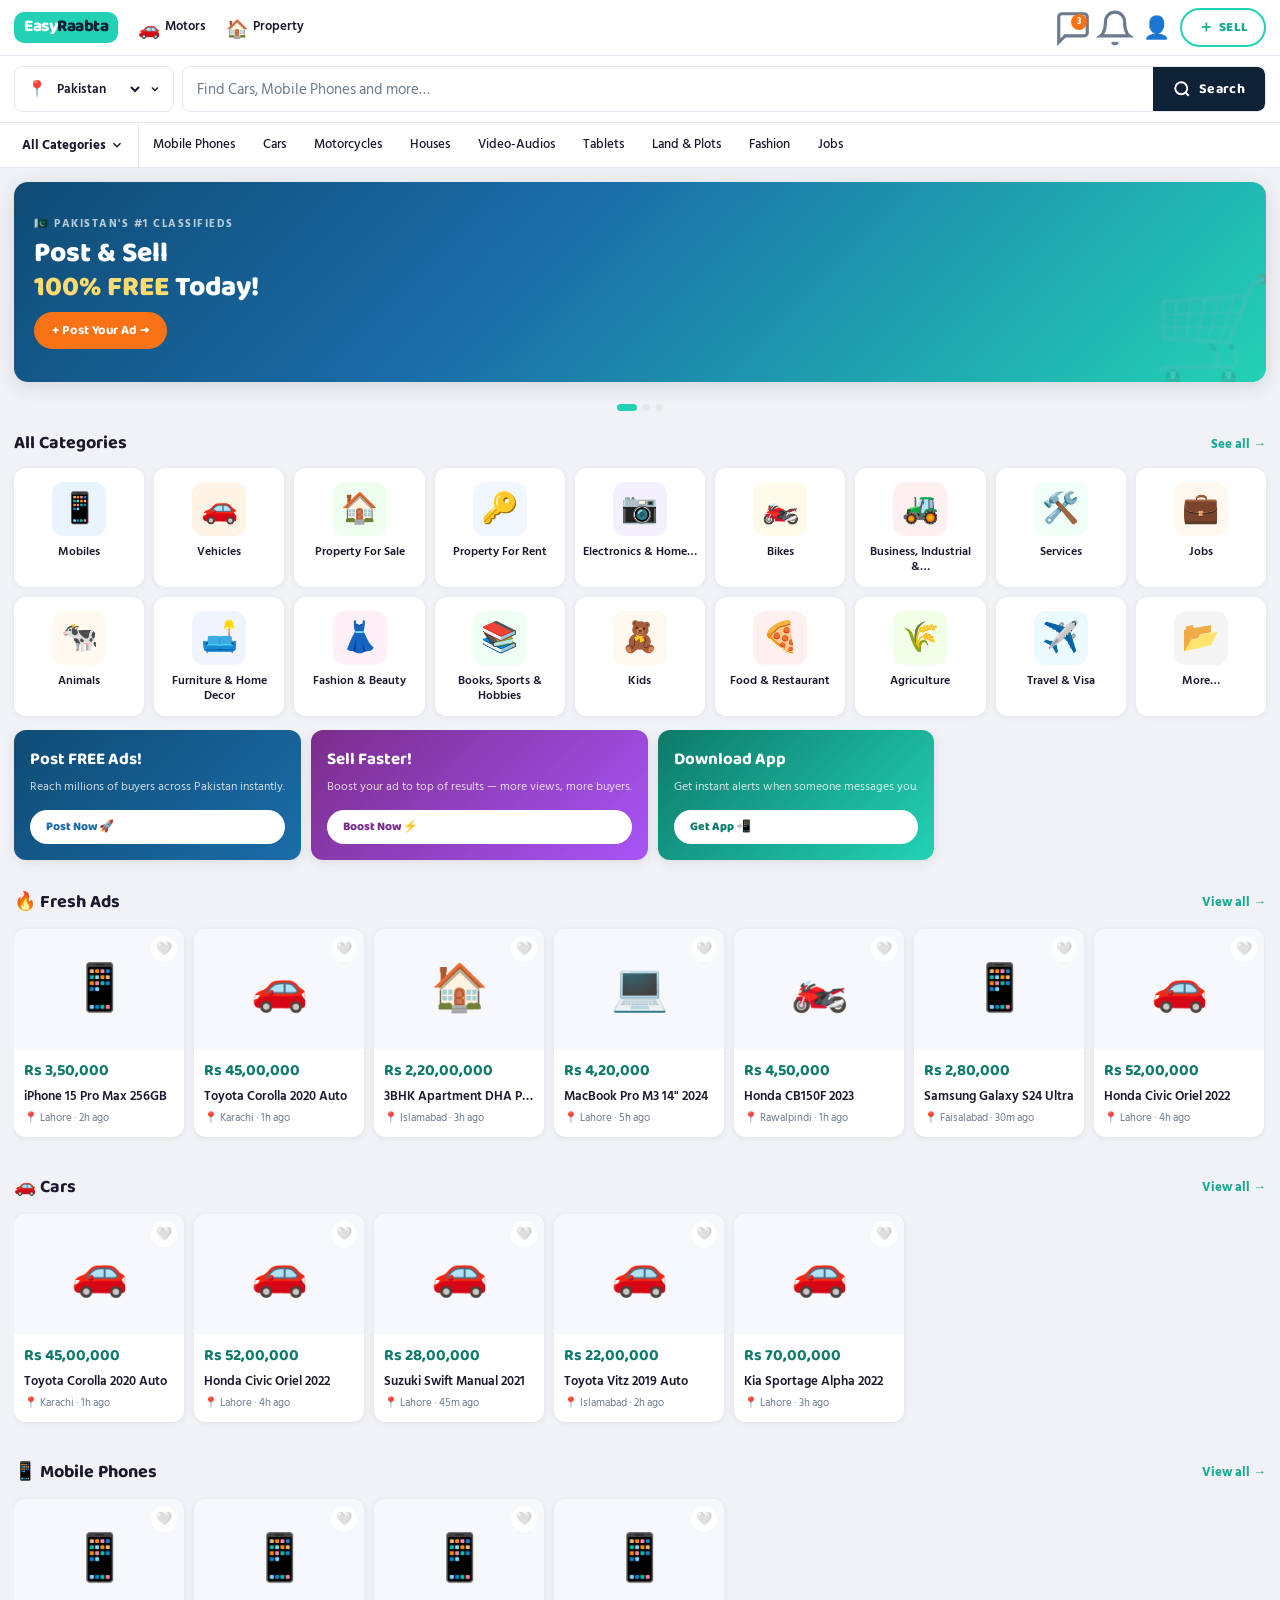
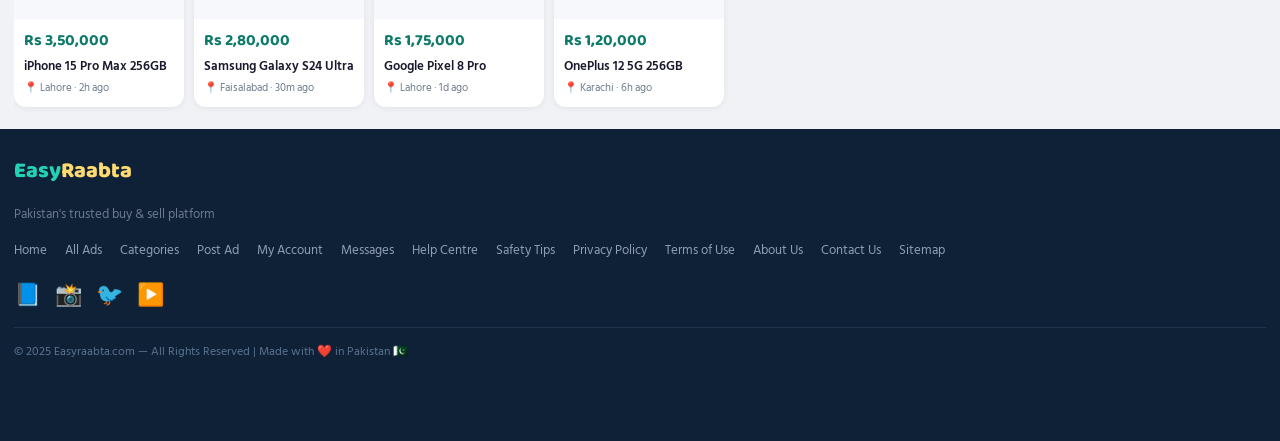
<file: index.html>
<!DOCTYPE html>
<html lang="en">
<head>
<meta charset="UTF-8"/>
<meta name="viewport" content="width=device-width,initial-scale=1,user-scalable=no"/>
<meta name="description" content="Easyraabta - Buy and Sell for free anywhere in Pakistan."/>
<meta name="theme-color" content="#23d2b5"/>
<title>Easyraabta.com — Buy & Sell in Pakistan</title>
<link rel="preconnect" href="https://fonts.googleapis.com"/>
<link rel="preconnect" href="https://fonts.gstatic.com" crossorigin/>
<link href="https://fonts.googleapis.com/css2?family=Baloo+Bhai+2:wght@500;700;800&family=Hind+Siliguri:wght@400;500;600&display=swap" rel="stylesheet"/>
<style>
/* ===== RESET & BASE ===== */
*,*::before,*::after{box-sizing:border-box;margin:0;padding:0;}
html{-webkit-tap-highlight-color:transparent;scroll-behavior:smooth;}
body{font-family:'Hind Siliguri',sans-serif;background:#f0f2f5;color:#1a1a2e;font-size:15px;min-height:100vh;overflow-x:hidden;}
a{text-decoration:none;color:inherit;}
img{max-width:100%;display:block;}
button{cursor:pointer;border:none;background:none;font-family:inherit;}
input,select{font-family:inherit;}

/* ===== CSS VARIABLES ===== */
:root{
  --green:#23d2b5;
  --green-dark:#1aaa94;
  --green-xdark:#0d7a6a;
  --orange:#f97316;
  --orange-dark:#ea6c0a;
  --navy:#0f2137;
  --navy2:#1a3552;
  --bg:#f0f2f5;
  --white:#ffffff;
  --border:#e4e8ee;
  --text:#1a1a2e;
  --muted:#6b7a8d;
  --card-r:14px;
  --nav-h:56px;
}

/* ===== TOP NAV ===== */
.topnav{
  position:sticky;top:0;z-index:200;
  background:var(--white);
  border-bottom:1px solid var(--border);
  height:var(--nav-h);
}
.topnav-inner{
  display:flex;align-items:center;
  padding:0 14px;height:100%;gap:10px;
  max-width:1280px;margin:0 auto;
}
.logo-wrap{
  display:flex;align-items:center;gap:0;flex-shrink:0;
  text-decoration:none;
}
.logo-box{
  background:var(--green);
  border-radius:10px;
  padding:5px 10px;
  font-family:'Baloo Bhai 2',cursive;
  font-size:17px;font-weight:800;
  color:#fff;letter-spacing:-.5px;
  line-height:1.2;
}
.logo-box span{color:var(--navy);}
/* spacer links — Motors / Property style */
.nav-links{display:flex;align-items:center;gap:0;flex-shrink:0;}
.nav-link{
  display:flex;align-items:center;gap:5px;
  padding:0 10px;height:var(--nav-h);
  font-size:13px;font-weight:600;color:var(--text);
  border-bottom:3px solid transparent;
  transition:color .2s,border-color .2s;
  white-space:nowrap;
}
.nav-link:hover,.nav-link.active{color:var(--green-dark);border-bottom-color:var(--green);}
.nav-link img,.nav-link .nl-icon{width:22px;height:22px;object-fit:contain;font-size:18px;}

/* right icons */
.nav-right{display:flex;align-items:center;gap:4px;margin-left:auto;flex-shrink:0;}
.nav-icon-btn{
  width:38px;height:38px;border-radius:50%;
  display:flex;align-items:center;justify-content:center;
  font-size:19px;color:var(--muted);
  transition:background .2s;position:relative;
}
.nav-icon-btn:hover{background:var(--bg);}
.nav-badge{
  position:absolute;top:5px;right:5px;
  background:var(--orange);color:#fff;
  border-radius:99px;font-size:9px;font-weight:800;
  width:16px;height:16px;display:flex;align-items:center;justify-content:center;
}
.btn-sell-top{
  display:flex;align-items:center;gap:5px;
  background:var(--white);color:var(--green-dark);
  border:2px solid var(--green);border-radius:99px;
  padding:7px 16px;font-size:13px;font-weight:800;
  transition:all .2s;white-space:nowrap;
  font-family:'Baloo Bhai 2',cursive;
  letter-spacing:.2px;
}
.btn-sell-top:hover{background:var(--green);color:#fff;}
.btn-sell-top .plus{font-size:16px;line-height:1;}

/* ===== SEARCH BAR ROW ===== */
.search-row{
  background:var(--white);
  border-bottom:1px solid var(--border);
  padding:10px 14px;
}
.search-inner{
  display:flex;gap:8px;max-width:1280px;margin:0 auto;
  align-items:center;
}
.loc-select{
  display:flex;align-items:center;gap:6px;
  border:1.5px solid var(--border);border-radius:8px;
  padding:0 12px;height:46px;background:#fff;
  cursor:pointer;flex-shrink:0;min-width:0;
  max-width:150px;
}
.loc-select .loc-pin{font-size:16px;color:var(--green);}
.loc-select select{
  border:none;outline:none;background:transparent;
  font-size:13px;font-weight:600;color:var(--text);
  cursor:pointer;max-width:90px;
}
.search-box{
  flex:1;display:flex;align-items:center;
  border:1.5px solid var(--border);border-radius:8px;
  overflow:hidden;height:46px;background:#fff;
}
.search-box input{
  flex:1;border:none;outline:none;padding:0 14px;
  font-size:15px;color:var(--text);background:transparent;
}
.search-box input::placeholder{color:var(--muted);}
.search-btn{
  background:var(--navy);color:#fff;
  height:100%;padding:0 20px;
  display:flex;align-items:center;gap:8px;
  font-size:14px;font-weight:700;
  flex-shrink:0;border-radius:0 7px 7px 0;
  font-family:'Baloo Bhai 2',cursive;
  letter-spacing:.3px;
}
.search-btn svg{width:18px;height:18px;}

/* ===== CATEGORY QUICKLINKS ===== */
.cat-quicklinks{
  background:var(--white);
  border-bottom:1px solid var(--border);
  overflow:hidden;
}
.cat-ql-inner{
  display:flex;align-items:center;
  overflow-x:auto;gap:0;
  -webkit-overflow-scrolling:touch;
  max-width:1280px;margin:0 auto;
  padding:0 8px;
}
.cat-ql-inner::-webkit-scrollbar{display:none;}
.ql-all{
  display:flex;align-items:center;gap:4px;
  padding:0 14px;height:44px;font-size:13px;font-weight:700;
  color:var(--text);border-right:1px solid var(--border);
  flex-shrink:0;white-space:nowrap;cursor:pointer;
}
.ql-all svg{width:14px;height:14px;}
.ql-link{
  padding:0 14px;height:44px;display:flex;align-items:center;
  font-size:13px;font-weight:500;color:var(--text);
  white-space:nowrap;flex-shrink:0;border-bottom:2px solid transparent;
  transition:color .2s,border-color .2s;
}
.ql-link:hover{color:var(--green-dark);border-bottom-color:var(--green);}

/* ===== HERO BANNER ===== */
.hero-banner{
  margin:14px;border-radius:var(--card-r);overflow:hidden;
  height:160px;position:relative;
  background:linear-gradient(135deg,#0f4c75 0%,#1b6ca8 40%,#23d2b5 100%);
  box-shadow:0 4px 20px rgba(0,0,0,.12);
  animation:fadeUp .5s ease both;
}
@keyframes fadeUp{from{opacity:0;transform:translateY(12px);}to{opacity:1;transform:translateY(0);}}
.hero-content{
  position:absolute;inset:0;padding:18px 20px;
  display:flex;flex-direction:column;justify-content:center;z-index:2;
}
.hero-eyebrow{
  font-size:11px;font-weight:700;
  color:rgba(255,255,255,.7);text-transform:uppercase;letter-spacing:1.5px;
  margin-bottom:4px;
}
.hero-title{
  font-family:'Baloo Bhai 2',cursive;
  font-size:22px;font-weight:800;color:#fff;line-height:1.2;
  margin-bottom:8px;
}
.hero-title span{color:#ffdb70;}
.hero-cta{
  display:inline-flex;align-items:center;gap:6px;
  background:var(--orange);color:#fff;
  border-radius:99px;padding:8px 18px;
  font-size:13px;font-weight:700;width:fit-content;
  font-family:'Baloo Bhai 2',cursive;
}
.hero-deco{
  position:absolute;right:-10px;bottom:0;top:0;
  display:flex;align-items:flex-end;
  font-size:100px;line-height:1;opacity:.18;
  pointer-events:none;z-index:1;
}
/* Banner dots indicator */
.banner-dots{
  display:flex;justify-content:center;gap:6px;padding:8px 0 4px;
}
.banner-dot{width:7px;height:7px;border-radius:50%;background:var(--border);transition:all .3s;}
.banner-dot.active{background:var(--green);width:20px;border-radius:4px;}

/* ===== MAIN CATEGORY GRID ===== */
.section-wrap{padding:0 14px 14px;max-width:1280px;margin:0 auto;}
.sec-head{
  display:flex;align-items:center;justify-content:space-between;
  padding:14px 0 10px;
}
.sec-head h2{
  font-family:'Baloo Bhai 2',cursive;font-size:18px;font-weight:700;
}
.sec-see-all{font-size:13px;font-weight:700;color:var(--green-dark);}

.cat-grid-main{
  display:grid;
  grid-template-columns:repeat(4,1fr);
  gap:10px;
}
.cat-item{
  background:var(--white);border-radius:12px;
  display:flex;flex-direction:column;align-items:center;
  padding:14px 8px 12px;
  box-shadow:0 1px 6px rgba(0,0,0,.06);
  cursor:pointer;transition:transform .18s,box-shadow .18s;
  text-decoration:none;color:var(--text);
  animation:fadeUp .45s ease both;
}
.cat-item:hover,.cat-item:active{transform:translateY(-3px);box-shadow:0 6px 20px rgba(0,0,0,.10);}
.cat-img-wrap{
  width:54px;height:54px;border-radius:12px;
  display:flex;align-items:center;justify-content:center;
  margin-bottom:9px;font-size:30px;
  position:relative;overflow:hidden;
}
.cat-item p{
  font-size:11.5px;font-weight:600;text-align:center;line-height:1.3;
  color:var(--text);
}

/* ===== FEATURED ADS STRIP ===== */
.ads-strip{
  display:flex;gap:10px;overflow-x:auto;padding:2px 0 8px;
  -webkit-overflow-scrolling:touch;scroll-snap-type:x mandatory;
}
.ads-strip::-webkit-scrollbar{height:3px;}
.ads-strip::-webkit-scrollbar-thumb{background:var(--green);border-radius:3px;}
.ad-card{
  flex-shrink:0;width:170px;
  background:var(--white);border-radius:12px;
  overflow:hidden;box-shadow:0 1px 6px rgba(0,0,0,.07);
  scroll-snap-align:start;transition:transform .18s;
  cursor:pointer;display:block;color:var(--text);
  text-decoration:none;
}
.ad-card:hover{transform:translateY(-2px);}
.ad-thumb{
  width:100%;height:120px;
  display:flex;align-items:center;justify-content:center;
  font-size:46px;
  background:#f6f8fb;position:relative;
}
.ad-thumb .ad-fav{
  position:absolute;top:7px;right:7px;
  background:rgba(255,255,255,.9);border-radius:50%;
  width:26px;height:26px;display:flex;align-items:center;justify-content:center;
  font-size:13px;
}
.ad-body{padding:9px 10px 10px;}
.ad-price{font-family:'Baloo Bhai 2',cursive;font-size:16px;font-weight:700;color:var(--green-xdark);}
.ad-title{font-size:12.5px;font-weight:600;margin:2px 0 3px;white-space:nowrap;overflow:hidden;text-overflow:ellipsis;}
.ad-loc{font-size:11px;color:var(--muted);}

/* ===== PROMO STRIP ===== */
.promo-strip{
  display:flex;gap:10px;padding:0 14px 14px;overflow-x:auto;
  -webkit-overflow-scrolling:touch;
}
.promo-strip::-webkit-scrollbar{display:none;}
.promo-card{
  flex-shrink:0;border-radius:12px;padding:16px;
  min-width:240px;display:flex;flex-direction:column;justify-content:space-between;
  box-shadow:0 2px 12px rgba(0,0,0,.09);
}
.promo-card h3{font-family:'Baloo Bhai 2',cursive;font-size:17px;font-weight:700;color:#fff;margin-bottom:4px;}
.promo-card p{font-size:12px;color:rgba(255,255,255,.8);margin-bottom:14px;}
.promo-card a{
  display:inline-block;background:#fff;
  border-radius:99px;padding:7px 16px;
  font-size:12px;font-weight:800;font-family:'Baloo Bhai 2',cursive;
}

/* ===== BOTTOM FIXED NAV ===== */
.bottom-nav{
  position:fixed;bottom:0;left:0;right:0;z-index:300;
  background:var(--white);border-top:1px solid var(--border);
  display:flex;height:58px;
  box-shadow:0 -4px 20px rgba(0,0,0,.08);
  max-width:100%;
}
.bn-item{
  flex:1;display:flex;flex-direction:column;
  align-items:center;justify-content:center;gap:3px;
  font-size:10px;font-weight:600;color:var(--muted);
  text-decoration:none;transition:color .2s;
  position:relative;
}
.bn-item.active,.bn-item:hover{color:var(--green-xdark);}
.bn-item svg{width:22px;height:22px;}
.bn-sell{
  flex:1;display:flex;align-items:center;justify-content:center;
}
.bn-sell a{
  width:50px;height:50px;border-radius:50%;
  background:var(--orange);color:#fff;
  display:flex;flex-direction:column;align-items:center;justify-content:center;
  gap:1px;font-size:9px;font-weight:800;
  margin-top:-18px;box-shadow:0 4px 18px rgba(249,115,22,.4);
  font-family:'Baloo Bhai 2',cursive;
  text-decoration:none;
}
.bn-sell svg{width:20px;height:20px;}
.bn-dot{
  position:absolute;top:8px;right:calc(50% - 14px);
  background:var(--orange);width:7px;height:7px;border-radius:50%;
}

/* ===== FOOTER ===== */
.site-footer{
  background:var(--navy);padding:24px 14px 80px;
  font-size:13px;
}
.footer-logo{
  font-family:'Baloo Bhai 2',cursive;font-size:22px;font-weight:800;
  color:var(--green);margin-bottom:14px;
}
.footer-logo span{color:#ffdb70;}
.footer-links{display:flex;flex-wrap:wrap;gap:8px 18px;margin-bottom:16px;}
.footer-links a{color:#8fa0b4;font-size:13px;}
.footer-links a:hover{color:#fff;}
.footer-bottom{border-top:1px solid #1e3550;padding-top:14px;color:#5a7492;font-size:12px;}

/* ===== TABLET / DESKTOP OVERRIDES ===== */
@media(min-width:600px){
  .cat-grid-main{grid-template-columns:repeat(5,1fr);}
  .hero-banner{height:200px;}
  .hero-title{font-size:28px;}
}
@media(min-width:900px){
  .cat-grid-main{grid-template-columns:repeat(9,1fr);}
  .bottom-nav{display:none;}
  /* Show desktop nav links */
  .nav-links{display:flex;}
  .loc-select{max-width:180px;}
}
@media(max-width:899px){
  .nav-links{display:none;}
}
@media(min-width:1024px){
  .cat-grid-main{grid-template-columns:repeat(9,1fr);}
}
</style>
</head>
<body>

<!-- ████████ TOP NAV ████████ -->
<nav class="topnav" role="navigation" aria-label="Main navigation">
  <div class="topnav-inner">
    <!-- LOGO -->
    <a href="index.html" class="logo-wrap">
      <div class="logo-box">Easy<span>Raabta</span></div>
    </a>

    <!-- Desktop quick links (Motors / Property style) -->
    <div class="nav-links">
      <a href="listings.html?cat=vehicles" class="nav-link">
        <span class="nl-icon">🚗</span> Motors
      </a>
      <a href="listings.html?cat=property" class="nav-link">
        <span class="nl-icon">🏠</span> Property
      </a>
    </div>

    <!-- Right icons -->
    <div class="nav-right">
      <a href="chat.html" class="nav-icon-btn" aria-label="Messages">
        <svg viewBox="0 0 24 24" fill="none" stroke="currentColor" stroke-width="2"><path d="M21 15a2 2 0 01-2 2H7l-4 4V5a2 2 0 012-2h14a2 2 0 012 2z"/></svg>
        <span class="nav-badge">3</span>
      </a>
      <a href="#" class="nav-icon-btn" aria-label="Notifications">
        <svg viewBox="0 0 24 24" fill="none" stroke="currentColor" stroke-width="2"><path d="M18 8A6 6 0 006 8c0 7-3 9-3 9h18s-3-2-3-9"/><path d="M13.73 21a2 2 0 01-3.46 0"/></svg>
      </a>
      <a href="login.html" class="nav-icon-btn" aria-label="Account" style="font-size:22px;">👤</a>
      <a href="post-ad.html" class="btn-sell-top">
        <span class="plus">＋</span> SELL
      </a>
    </div>
  </div>
</nav>

<!-- ████████ SEARCH BAR ████████ -->
<div class="search-row">
  <div class="search-inner">
    <div class="loc-select">
      <span class="loc-pin">📍</span>
      <select aria-label="Select city">
        <option>Pakistan</option>
        <option>Karachi</option>
        <option>Lahore</option>
        <option>Islamabad</option>
        <option>Rawalpindi</option>
        <option>Faisalabad</option>
        <option>Multan</option>
        <option>Peshawar</option>
        <option>Quetta</option>
        <option>Hyderabad</option>
        <option>Sialkot</option>
        <option>Abbottabad</option>
      </select>
      <svg width="12" height="12" viewBox="0 0 24 24" fill="none" stroke="currentColor" stroke-width="3"><polyline points="6 9 12 15 18 9"/></svg>
    </div>
    <div class="search-box">
      <input type="search" id="mainSearch" placeholder="Find Cars, Mobile Phones and more…" autocomplete="off" aria-label="Search ads"/>
      <button class="search-btn" onclick="doSearch()" aria-label="Search">
        <svg viewBox="0 0 24 24" fill="none" stroke="currentColor" stroke-width="2.5"><circle cx="11" cy="11" r="8"/><line x1="21" y1="21" x2="16.65" y2="16.65"/></svg>
        Search
      </button>
    </div>
  </div>
</div>

<!-- ████████ CATEGORY QUICK LINKS ████████ -->
<div class="cat-quicklinks">
  <div class="cat-ql-inner">
    <div class="ql-all" onclick="window.location='categories.html'">
      All Categories
      <svg viewBox="0 0 24 24" fill="none" stroke="currentColor" stroke-width="2.5"><polyline points="6 9 12 15 18 9"/></svg>
    </div>
    <a href="listings.html?cat=mobiles" class="ql-link">Mobile Phones</a>
    <a href="listings.html?cat=vehicles" class="ql-link">Cars</a>
    <a href="listings.html?cat=bikes" class="ql-link">Motorcycles</a>
    <a href="listings.html?cat=property" class="ql-link">Houses</a>
    <a href="listings.html?cat=electronics" class="ql-link">Video-Audios</a>
    <a href="listings.html?cat=mobiles&sub=Tablets" class="ql-link">Tablets</a>
    <a href="listings.html?cat=property&sub=Land" class="ql-link">Land &amp; Plots</a>
    <a href="listings.html?cat=fashion" class="ql-link">Fashion</a>
    <a href="listings.html?cat=jobs" class="ql-link">Jobs</a>
  </div>
</div>

<!-- ████████ HERO BANNER ████████ -->
<div id="bannerWrap" style="position:relative;">
  <div class="hero-banner" id="heroBanner" style="margin:14px;">
    <div class="hero-content">
      <div class="hero-eyebrow">🇵🇰 Pakistan's #1 Classifieds</div>
      <div class="hero-title">Post & Sell<br/><span>100% FREE</span> Today!</div>
      <a href="post-ad.html" class="hero-cta">+ Post Your Ad →</a>
    </div>
    <div class="hero-deco">🛒</div>
  </div>
  <div class="banner-dots">
    <div class="banner-dot active"></div>
    <div class="banner-dot"></div>
    <div class="banner-dot"></div>
  </div>
</div>

<!-- ████████ MAIN CATEGORY GRID ████████ -->
<div class="section-wrap">
  <div class="sec-head">
    <h2>All Categories</h2>
    <a href="categories.html" class="sec-see-all">See all →</a>
  </div>
  <div class="cat-grid-main" id="mainCatGrid">
    <!-- Row 1 (same as OLX screenshot) -->
    <a href="listings.html?cat=mobiles" class="cat-item" style="animation-delay:.05s">
      <div class="cat-img-wrap" style="background:#eaf4ff;">📱</div>
      <p>Mobiles</p>
    </a>
    <a href="listings.html?cat=vehicles" class="cat-item" style="animation-delay:.08s">
      <div class="cat-img-wrap" style="background:#fff4e6;">🚗</div>
      <p>Vehicles</p>
    </a>
    <a href="listings.html?cat=property&sub=sale" class="cat-item" style="animation-delay:.11s">
      <div class="cat-img-wrap" style="background:#efffef;">🏠</div>
      <p>Property For Sale</p>
    </a>
    <a href="listings.html?cat=property&sub=rent" class="cat-item" style="animation-delay:.14s">
      <div class="cat-img-wrap" style="background:#f0f7ff;">🔑</div>
      <p>Property For Rent</p>
    </a>
    <a href="listings.html?cat=electronics" class="cat-item" style="animation-delay:.17s">
      <div class="cat-img-wrap" style="background:#f5f0ff;">📷</div>
      <p>Electronics &amp; Home…</p>
    </a>
    <a href="listings.html?cat=bikes" class="cat-item" style="animation-delay:.20s">
      <div class="cat-img-wrap" style="background:#fffbea;">🏍️</div>
      <p>Bikes</p>
    </a>
    <a href="listings.html?cat=business" class="cat-item" style="animation-delay:.23s">
      <div class="cat-img-wrap" style="background:#fff0f0;">🚜</div>
      <p>Business, Industrial &amp;…</p>
    </a>
    <a href="listings.html?cat=services" class="cat-item" style="animation-delay:.26s">
      <div class="cat-img-wrap" style="background:#f0fff8;">🛠️</div>
      <p>Services</p>
    </a>
    <a href="listings.html?cat=jobs" class="cat-item" style="animation-delay:.29s">
      <div class="cat-img-wrap" style="background:#fff8f0;">💼</div>
      <p>Jobs</p>
    </a>

    <!-- Row 2 -->
    <a href="listings.html?cat=animals" class="cat-item" style="animation-delay:.32s">
      <div class="cat-img-wrap" style="background:#fff9f0;">🐄</div>
      <p>Animals</p>
    </a>
    <a href="listings.html?cat=furniture" class="cat-item" style="animation-delay:.35s">
      <div class="cat-img-wrap" style="background:#f0f4ff;">🛋️</div>
      <p>Furniture &amp; Home Decor</p>
    </a>
    <a href="listings.html?cat=fashion" class="cat-item" style="animation-delay:.38s">
      <div class="cat-img-wrap" style="background:#fff0f8;">👗</div>
      <p>Fashion &amp; Beauty</p>
    </a>
    <a href="listings.html?cat=books" class="cat-item" style="animation-delay:.41s">
      <div class="cat-img-wrap" style="background:#f0fff4;">📚</div>
      <p>Books, Sports &amp; Hobbies</p>
    </a>
    <a href="listings.html?cat=kids" class="cat-item" style="animation-delay:.44s">
      <div class="cat-img-wrap" style="background:#fff8f0;">🧸</div>
      <p>Kids</p>
    </a>
    <a href="listings.html?cat=food" class="cat-item" style="animation-delay:.47s">
      <div class="cat-img-wrap" style="background:#fff0f0;">🍕</div>
      <p>Food &amp; Restaurant</p>
    </a>
    <a href="listings.html?cat=agriculture" class="cat-item" style="animation-delay:.50s">
      <div class="cat-img-wrap" style="background:#f2ffe8;">🌾</div>
      <p>Agriculture</p>
    </a>
    <a href="listings.html?cat=travel" class="cat-item" style="animation-delay:.53s">
      <div class="cat-img-wrap" style="background:#eafaff;">✈️</div>
      <p>Travel &amp; Visa</p>
    </a>
    <a href="categories.html" class="cat-item" style="animation-delay:.56s">
      <div class="cat-img-wrap" style="background:#f5f5f5;">📂</div>
      <p>More…</p>
    </a>
  </div>
</div>

<!-- ████████ PROMO BANNERS ████████ -->
<div class="promo-strip">
  <div class="promo-card" style="background:linear-gradient(135deg,#0f4c75,#1b6ca8);">
    <div>
      <h3>Post FREE Ads!</h3>
      <p>Reach millions of buyers across Pakistan instantly.</p>
    </div>
    <a href="post-ad.html" style="color:#1b6ca8;">Post Now 🚀</a>
  </div>
  <div class="promo-card" style="background:linear-gradient(135deg,#7b2d8b,#a855f7);">
    <div>
      <h3>Sell Faster!</h3>
      <p>Boost your ad to top of results — more views, more buyers.</p>
    </div>
    <a href="post-ad.html" style="color:#7b2d8b;">Boost Now ⚡</a>
  </div>
  <div class="promo-card" style="background:linear-gradient(135deg,#0d7a6a,#23d2b5);">
    <div>
      <h3>Download App</h3>
      <p>Get instant alerts when someone messages you.</p>
    </div>
    <a href="#" style="color:#0d7a6a;">Get App 📲</a>
  </div>
</div>

<!-- ████████ FRESH ADS ████████ -->
<div class="section-wrap" style="padding-top:0;">
  <div class="sec-head">
    <h2>🔥 Fresh Ads</h2>
    <a href="listings.html" class="sec-see-all">View all →</a>
  </div>
  <div class="ads-strip" id="freshAds"></div>
</div>

<!-- ████████ CARS ████████ -->
<div class="section-wrap" style="padding-top:0;">
  <div class="sec-head">
    <h2>🚗 Cars</h2>
    <a href="listings.html?cat=vehicles" class="sec-see-all">View all →</a>
  </div>
  <div class="ads-strip" id="carsAds"></div>
</div>

<!-- ████████ MOBILES ████████ -->
<div class="section-wrap" style="padding-top:0;">
  <div class="sec-head">
    <h2>📱 Mobile Phones</h2>
    <a href="listings.html?cat=mobiles" class="sec-see-all">View all →</a>
  </div>
  <div class="ads-strip" id="phonesAds"></div>
</div>

<!-- ████████ FOOTER ████████ -->
<footer class="site-footer">
  <div class="footer-logo">Easy<span>Raabta</span></div>
  <p style="color:#6b7a8d;font-size:13px;margin-bottom:14px;">Pakistan's trusted buy & sell platform</p>
  <div class="footer-links">
    <a href="index.html">Home</a>
    <a href="listings.html">All Ads</a>
    <a href="categories.html">Categories</a>
    <a href="post-ad.html">Post Ad</a>
    <a href="profile.html">My Account</a>
    <a href="chat.html">Messages</a>
    <a href="#">Help Centre</a>
    <a href="#">Safety Tips</a>
    <a href="#">Privacy Policy</a>
    <a href="#">Terms of Use</a>
    <a href="#">About Us</a>
    <a href="#">Contact Us</a>
    <a href="#">Sitemap</a>
  </div>
  <div style="display:flex;gap:14px;margin-bottom:14px;">
    <a href="#" style="color:#8fa0b4;font-size:22px;" aria-label="Facebook">📘</a>
    <a href="#" style="color:#8fa0b4;font-size:22px;" aria-label="Instagram">📸</a>
    <a href="#" style="color:#8fa0b4;font-size:22px;" aria-label="Twitter">🐦</a>
    <a href="#" style="color:#8fa0b4;font-size:22px;" aria-label="YouTube">▶️</a>
  </div>
  <div class="footer-bottom">© 2025 Easyraabta.com — All Rights Reserved | Made with ❤️ in Pakistan 🇵🇰</div>
</footer>

<!-- ████████ BOTTOM NAV ████████ -->
<nav class="bottom-nav" role="navigation" aria-label="Bottom navigation">
  <a href="index.html" class="bn-item active" aria-label="Home">
    <svg viewBox="0 0 24 24" fill="currentColor"><path d="M10 20v-6h4v6h5v-8h3L12 3 2 12h3v8z"/></svg>
    Home
  </a>
  <a href="listings.html" class="bn-item" aria-label="Browse">
    <svg viewBox="0 0 24 24" fill="none" stroke="currentColor" stroke-width="2"><rect x="3" y="3" width="7" height="7"/><rect x="14" y="3" width="7" height="7"/><rect x="3" y="14" width="7" height="7"/><rect x="14" y="14" width="7" height="7"/></svg>
    Browse
  </a>
  <div class="bn-sell">
    <a href="post-ad.html" aria-label="Post Ad">
      <svg viewBox="0 0 24 24" fill="none" stroke="currentColor" stroke-width="2.5"><line x1="12" y1="5" x2="12" y2="19"/><line x1="5" y1="12" x2="19" y2="12"/></svg>
      SELL
    </a>
  </div>
  <a href="chat.html" class="bn-item" aria-label="Chats">
    <svg viewBox="0 0 24 24" fill="none" stroke="currentColor" stroke-width="2"><path d="M21 15a2 2 0 01-2 2H7l-4 4V5a2 2 0 012-2h14a2 2 0 012 2z"/></svg>
    Chats
    <span class="bn-dot"></span>
  </a>
  <a href="profile.html" class="bn-item" aria-label="Account">
    <svg viewBox="0 0 24 24" fill="none" stroke="currentColor" stroke-width="2"><path d="M20 21v-2a4 4 0 00-4-4H8a4 4 0 00-4 4v2"/><circle cx="12" cy="7" r="4"/></svg>
    Account
  </a>
</nav>

<!-- ████████ SCRIPTS ████████ -->
<script>
/* ---- AD DATA ---- */
const ADS = [
  {id:0,emoji:'📱',title:'iPhone 15 Pro Max 256GB',price:'Rs 3,50,000',loc:'Lahore',ago:'2h',cat:'mobiles'},
  {id:1,emoji:'🚗',title:'Toyota Corolla 2020 Auto',price:'Rs 45,00,000',loc:'Karachi',ago:'1h',cat:'vehicles'},
  {id:2,emoji:'🏠',title:'3BHK Apartment DHA Phase 6',price:'Rs 2,20,00,000',loc:'Islamabad',ago:'3h',cat:'property'},
  {id:3,emoji:'💻',title:'MacBook Pro M3 14" 2024',price:'Rs 4,20,000',loc:'Lahore',ago:'5h',cat:'electronics'},
  {id:4,emoji:'🏍️',title:'Honda CB150F 2023',price:'Rs 4,50,000',loc:'Rawalpindi',ago:'1h',cat:'bikes'},
  {id:5,emoji:'📱',title:'Samsung Galaxy S24 Ultra',price:'Rs 2,80,000',loc:'Faisalabad',ago:'30m',cat:'mobiles'},
  {id:6,emoji:'🚗',title:'Honda Civic Oriel 2022',price:'Rs 52,00,000',loc:'Lahore',ago:'4h',cat:'vehicles'},
  {id:7,emoji:'🚗',title:'Suzuki Swift Manual 2021',price:'Rs 28,00,000',loc:'Lahore',ago:'45m',cat:'vehicles'},
  {id:8,emoji:'📱',title:'Google Pixel 8 Pro',price:'Rs 1,75,000',loc:'Lahore',ago:'1d',cat:'mobiles'},
  {id:9,emoji:'📱',title:'OnePlus 12 5G 256GB',price:'Rs 1,20,000',loc:'Karachi',ago:'6h',cat:'mobiles'},
  {id:10,emoji:'🚗',title:'Toyota Vitz 2019 Auto',price:'Rs 22,00,000',loc:'Islamabad',ago:'2h',cat:'vehicles'},
  {id:11,emoji:'🚗',title:'Kia Sportage Alpha 2022',price:'Rs 70,00,000',loc:'Lahore',ago:'3h',cat:'vehicles'},
];

function renderCard(ad){
  return `<a href="ad-detail.html?id=${ad.id}" class="ad-card">
    <div class="ad-thumb">${ad.emoji}<span class="ad-fav">🤍</span></div>
    <div class="ad-body">
      <div class="ad-price">${ad.price}</div>
      <div class="ad-title">${ad.title}</div>
      <div class="ad-loc">📍 ${ad.loc} · ${ad.ago} ago</div>
    </div>
  </a>`;
}

document.getElementById('freshAds').innerHTML = ADS.map(renderCard).join('');
document.getElementById('carsAds').innerHTML = ADS.filter(a=>a.cat==='vehicles').map(renderCard).join('');
document.getElementById('phonesAds').innerHTML = ADS.filter(a=>a.cat==='mobiles').map(renderCard).join('');

/* ---- BANNER AUTO-SLIDE ---- */
const banners=[
  {grad:'linear-gradient(135deg,#0f4c75 0%,#1b6ca8 40%,#23d2b5 100%)',eyebrow:'🇵🇰 Pakistan\'s #1 Classifieds',title:'Post & Sell<br/><span style="color:#ffdb70">100% FREE</span> Today!',cta:'+ Post Your Ad →',link:'post-ad.html',deco:'🛒'},
  {grad:'linear-gradient(135deg,#7b2d00 0%,#c04a00 50%,#f97316 100%)',eyebrow:'⚡ Top Deals This Week',title:'Find Your<br/><span style="color:#fff">Dream Car</span>',cta:'Browse Cars →',link:'listings.html?cat=vehicles',deco:'🚗'},
  {grad:'linear-gradient(135deg,#1a3552 0%,#1b6ca8 60%,#43a8dd 100%)',eyebrow:'🏠 Property Deals',title:'Buy, Sell &<br/><span style="color:#a0f0e0">Rent Property</span>',cta:'View Properties →',link:'listings.html?cat=property',deco:'🏠'},
];
let bannerIdx=0;
function rotateBanner(){
  bannerIdx=(bannerIdx+1)%banners.length;
  const b=banners[bannerIdx];
  const el=document.getElementById('heroBanner');
  el.style.background=b.grad;
  el.querySelector('.hero-eyebrow').textContent=b.eyebrow;
  el.querySelector('.hero-title').innerHTML=b.title;
  el.querySelector('.hero-cta').textContent=b.cta;
  el.querySelector('.hero-cta').href=b.link;
  el.querySelector('.hero-deco').textContent=b.deco;
  document.querySelectorAll('.banner-dot').forEach((d,i)=>{
    d.classList.toggle('active',i===bannerIdx);
  });
}
setInterval(rotateBanner,3500);

/* ---- SEARCH ---- */
function doSearch(){
  const q=document.getElementById('mainSearch').value.trim();
  window.location.href='listings.html?q='+encodeURIComponent(q);
}
document.getElementById('mainSearch').addEventListener('keydown',e=>{if(e.key==='Enter')doSearch();});
</script>
</body>
</html>
</file>
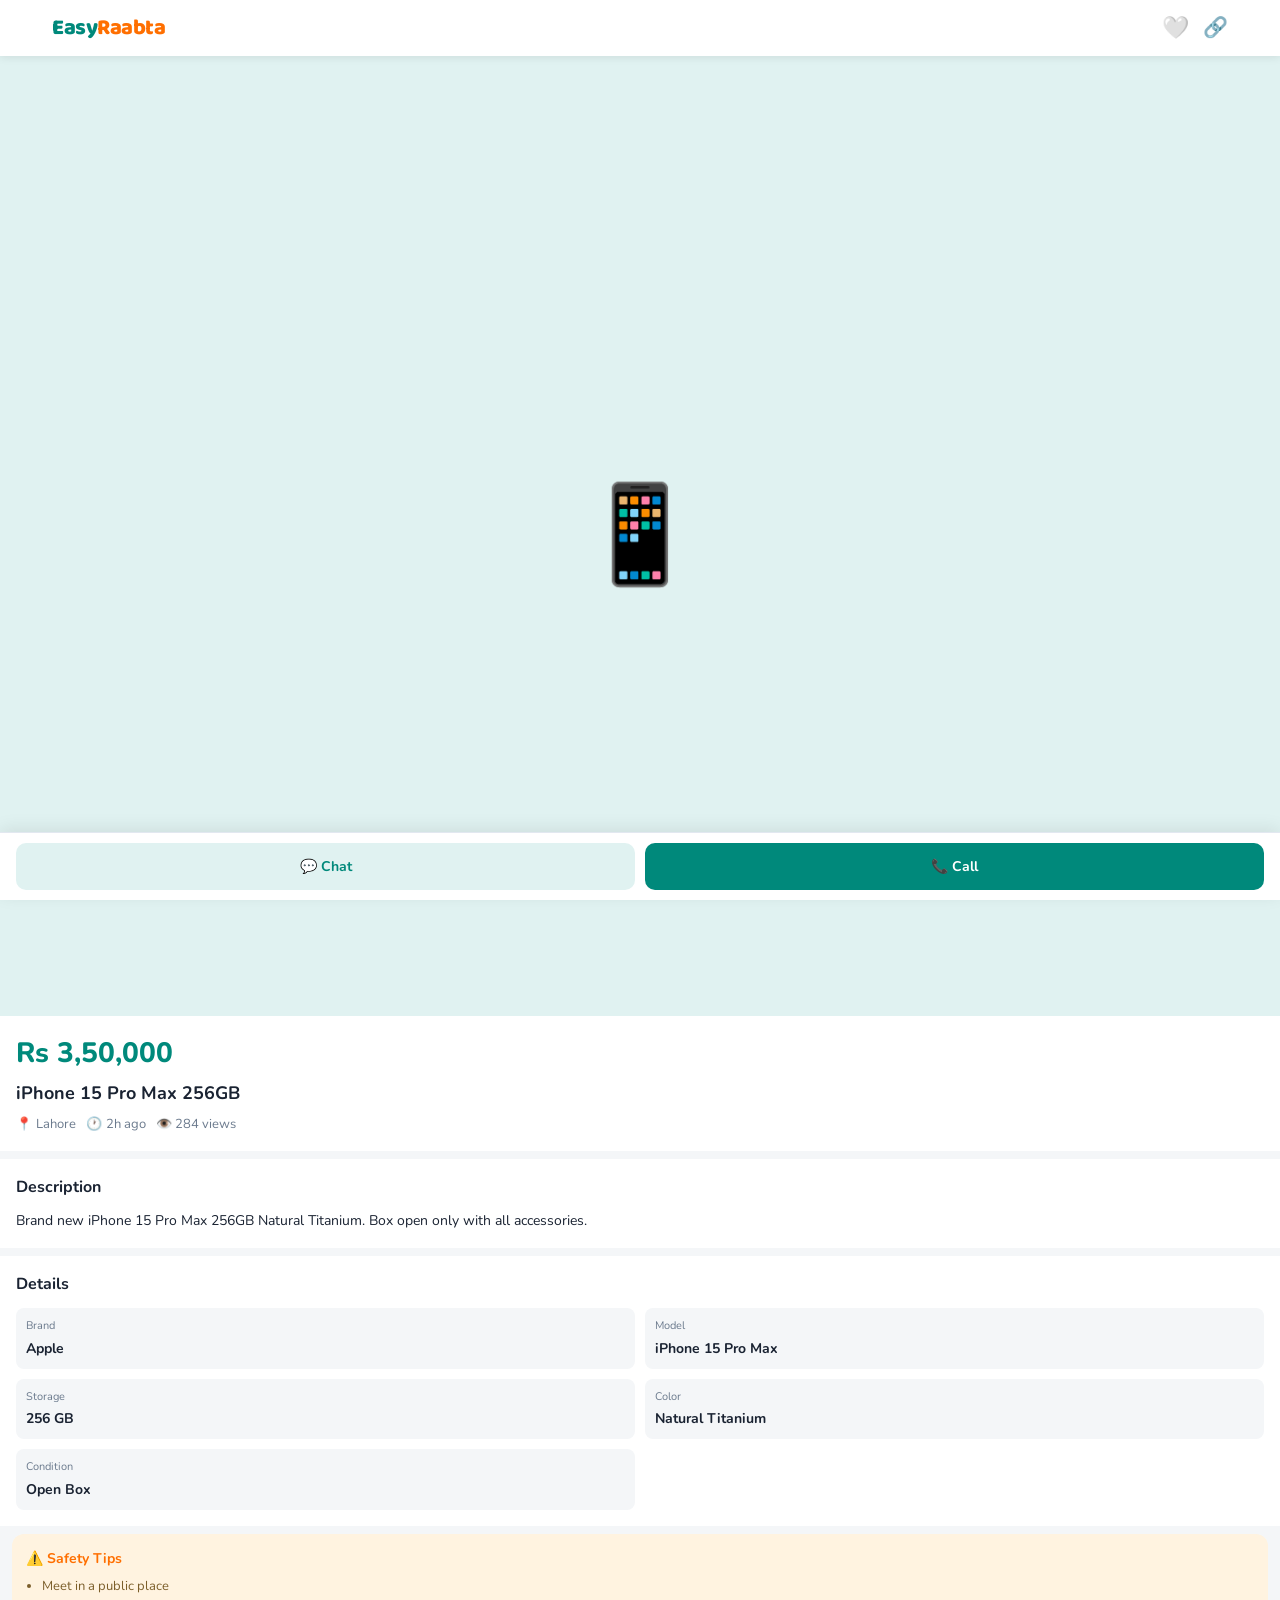
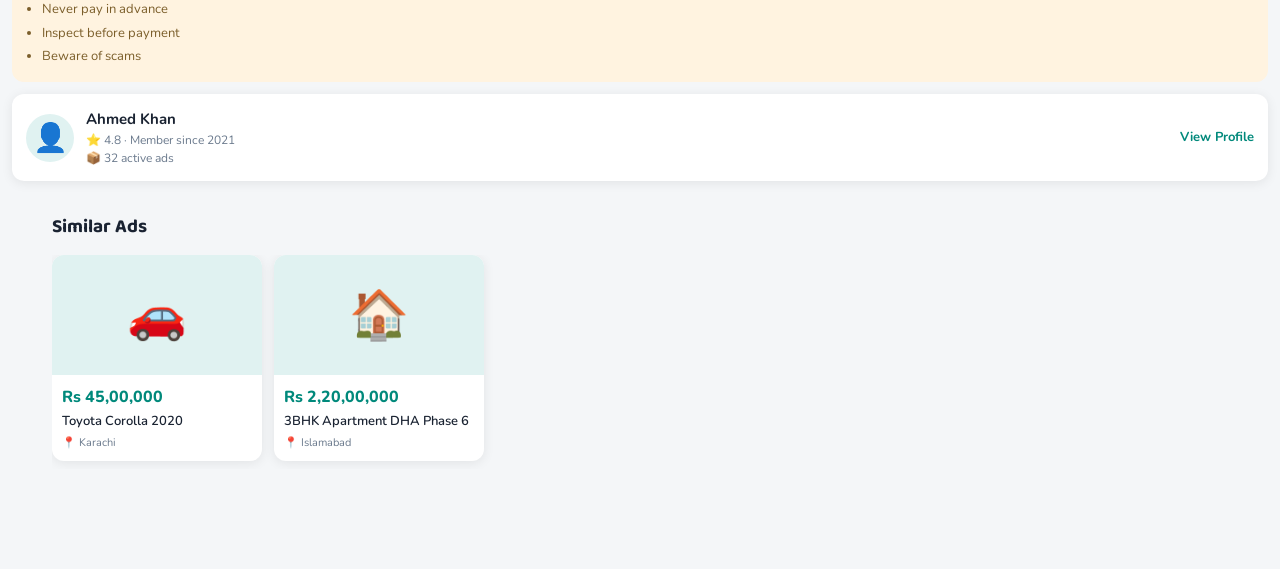
<file: ad detail.html>
<!DOCTYPE html>
<html lang="en">
<head>
<meta charset="UTF-8"/>
<meta name="viewport" content="width=device-width,initial-scale=1,user-scalable=no"/>
<title>Ad Detail — Easyraabta.com</title>
<link rel="stylesheet" href="style.css"/>
</head>
<body>

<nav class="navbar">
  <div class="nav-inner">
    <a href="index.html" class="logo">Easy<span>Raabta</span></a>
    <div class="nav-actions" style="margin-left:auto;gap:14px;">
      <button onclick="toggleFav()" id="favBtn" style="font-size:22px;line-height:1;">🤍</button>
      <button onclick="shareAd()" style="font-size:20px;line-height:1;">🔗</button>
    </div>
  </div>
</nav>

<!-- IMAGE -->
<div class="img-slider" id="adImage" style="font-size:96px;background:var(--primary-light);">📱</div>

<!-- MAIN CONTENT -->
<div style="background:#fff;padding:16px;margin-bottom:8px;">
  <div class="detail-price" id="adPrice">Rs 3,50,000</div>
  <div class="detail-title" id="adTitle">iPhone 15 Pro Max 256GB</div>
  <div class="detail-meta" style="margin-top:8px;">
    <span>📍 <span id="adLoc">Lahore</span></span>
    <span>🕐 <span id="adTime">2 hours ago</span></span>
    <span>👁️ 284 views</span>
  </div>
</div>

<!-- DESCRIPTION -->
<div style="background:#fff;padding:16px;margin-bottom:8px;">
  <h3 style="font-size:16px;font-weight:700;margin-bottom:10px;">Description</h3>
  <div class="detail-desc" id="adDesc">
    This is a brand new iPhone 15 Pro Max 256GB in Natural Titanium color. Purchased from Apple Store Dubai. Box open only. Complete accessories included. Exchange possible with iPhone 14 Pro Max only. Serious buyers contact only. No time wasters please.
  </div>
</div>

<!-- DETAILS TABLE -->
<div style="background:#fff;padding:16px;margin-bottom:8px;">
  <h3 style="font-size:16px;font-weight:700;margin-bottom:12px;">Details</h3>
  <div id="adDetails" style="display:grid;grid-template-columns:1fr 1fr;gap:10px;">
    <!-- filled by JS -->
  </div>
</div>

<!-- SAFETY -->
<div style="background:#fff3e0;border-radius:var(--radius);margin:0 12px 12px;padding:14px;">
  <h4 style="color:var(--accent);font-size:14px;font-weight:700;margin-bottom:6px;">⚠️ Safety Tips</h4>
  <ul style="color:#7b5e2a;font-size:13px;line-height:1.8;padding-left:16px;list-style:disc;">
    <li>Meet in a public place</li>
    <li>Never pay in advance</li>
    <li>Inspect before payment</li>
    <li>Beware of scams</li>
  </ul>
</div>

<!-- SELLER -->
<div class="seller-card">
  <div class="chat-avatar" style="font-size:28px;">👤</div>
  <div class="seller-info">
    <h4 id="sellerName">Ahmed Khan</h4>
    <p>⭐ 4.8 · Member since 2021</p>
    <p>📦 32 active ads</p>
  </div>
  <a href="profile.html" style="font-size:13px;font-weight:700;color:var(--primary);">View Profile</a>
</div>

<!-- RELATED ADS -->
<div class="section" style="padding-bottom:100px;">
  <div class="section-head"><h2>Similar Ads</h2></div>
  <div class="ad-scroll" id="relatedAds"></div>
</div>

<!-- ACTION BAR -->
<div class="action-bar">
  <a href="chat.html" class="btn-chat">💬 Chat</a>
  <a href="tel:+923001234567" class="btn-call">📞 Call</a>
</div>

<script>
const ADS = [
  {id:0,emoji:'📱',title:'iPhone 15 Pro Max 256GB',price:'Rs 3,50,000',loc:'Lahore',time:'2h ago',desc:'Brand new iPhone 15 Pro Max 256GB Natural Titanium. Box open only with all accessories.',details:{Brand:'Apple',Model:'iPhone 15 Pro Max',Storage:'256 GB',Color:'Natural Titanium',Condition:'Open Box'},seller:'Ahmed Khan'},
  {id:1,emoji:'🚗',title:'Toyota Corolla 2020',price:'Rs 45,00,000',loc:'Karachi',time:'1h ago',desc:'Corolla Altis X 2020 model, 1st owner, 47000 km driven. Total genuine, no accidents, full documents.',details:{Brand:'Toyota',Model:'Corolla Altis X',Year:'2020',Km:'47,000',Transmission:'Automatic'},seller:'Bilal Raza'},
  {id:2,emoji:'🏠',title:'3BHK Apartment DHA Phase 6',price:'Rs 2,20,00,000',loc:'Islamabad',time:'3h ago',desc:'Luxurious 3 bedroom apartment on 7th floor with stunning views. Modern kitchen, servant quarter, 2 car parking.',details:{Type:'Apartment',Bedrooms:'3',Bathrooms:'2',Area:'1800 sqft',Floor:'7th'},seller:'Asim Mughal'},
];

const params = new URLSearchParams(location.search);
const id = parseInt(params.get('id')) || 0;
const ad = ADS[id] || ADS[0];

document.getElementById('adImage').textContent = ad.emoji;
document.getElementById('adPrice').textContent = ad.price;
document.getElementById('adTitle').textContent = ad.title;
document.getElementById('adLoc').textContent = ad.loc;
document.getElementById('adTime').textContent = ad.time;
document.getElementById('adDesc').textContent = ad.desc;
document.getElementById('sellerName').textContent = ad.seller;
document.title = ad.title + ' — Easyraabta.com';

const dets = ad.details || {};
document.getElementById('adDetails').innerHTML = Object.entries(dets).map(([k,v])=>
  `<div style="background:var(--bg);border-radius:8px;padding:10px;">
    <div style="font-size:11px;color:var(--text-muted);margin-bottom:3px;">${k}</div>
    <div style="font-size:14px;font-weight:700;">${v}</div>
  </div>`
).join('');

// Related
const related = ADS.filter(a=>a.id!==id);
document.getElementById('relatedAds').innerHTML = related.map(a=>
  `<a href="ad-detail.html?id=${a.id}" class="ad-card">
    <div style="height:120px;background:var(--primary-light);display:flex;align-items:center;justify-content:center;font-size:48px;">${a.emoji}</div>
    <div class="ad-body">
      <div class="ad-price">${a.price}</div>
      <div class="ad-title">${a.title}</div>
      <div class="ad-meta">📍 ${a.loc}</div>
    </div>
  </a>`
).join('');

let fav = false;
function toggleFav(){
  fav = !fav;
  document.getElementById('favBtn').textContent = fav ? '❤️' : '🤍';
}
function shareAd(){
  if(navigator.share) navigator.share({title:ad.title,url:location.href});
  else alert('Link copied! ' + location.href);
}
</script>
</body>
</html>
</file>
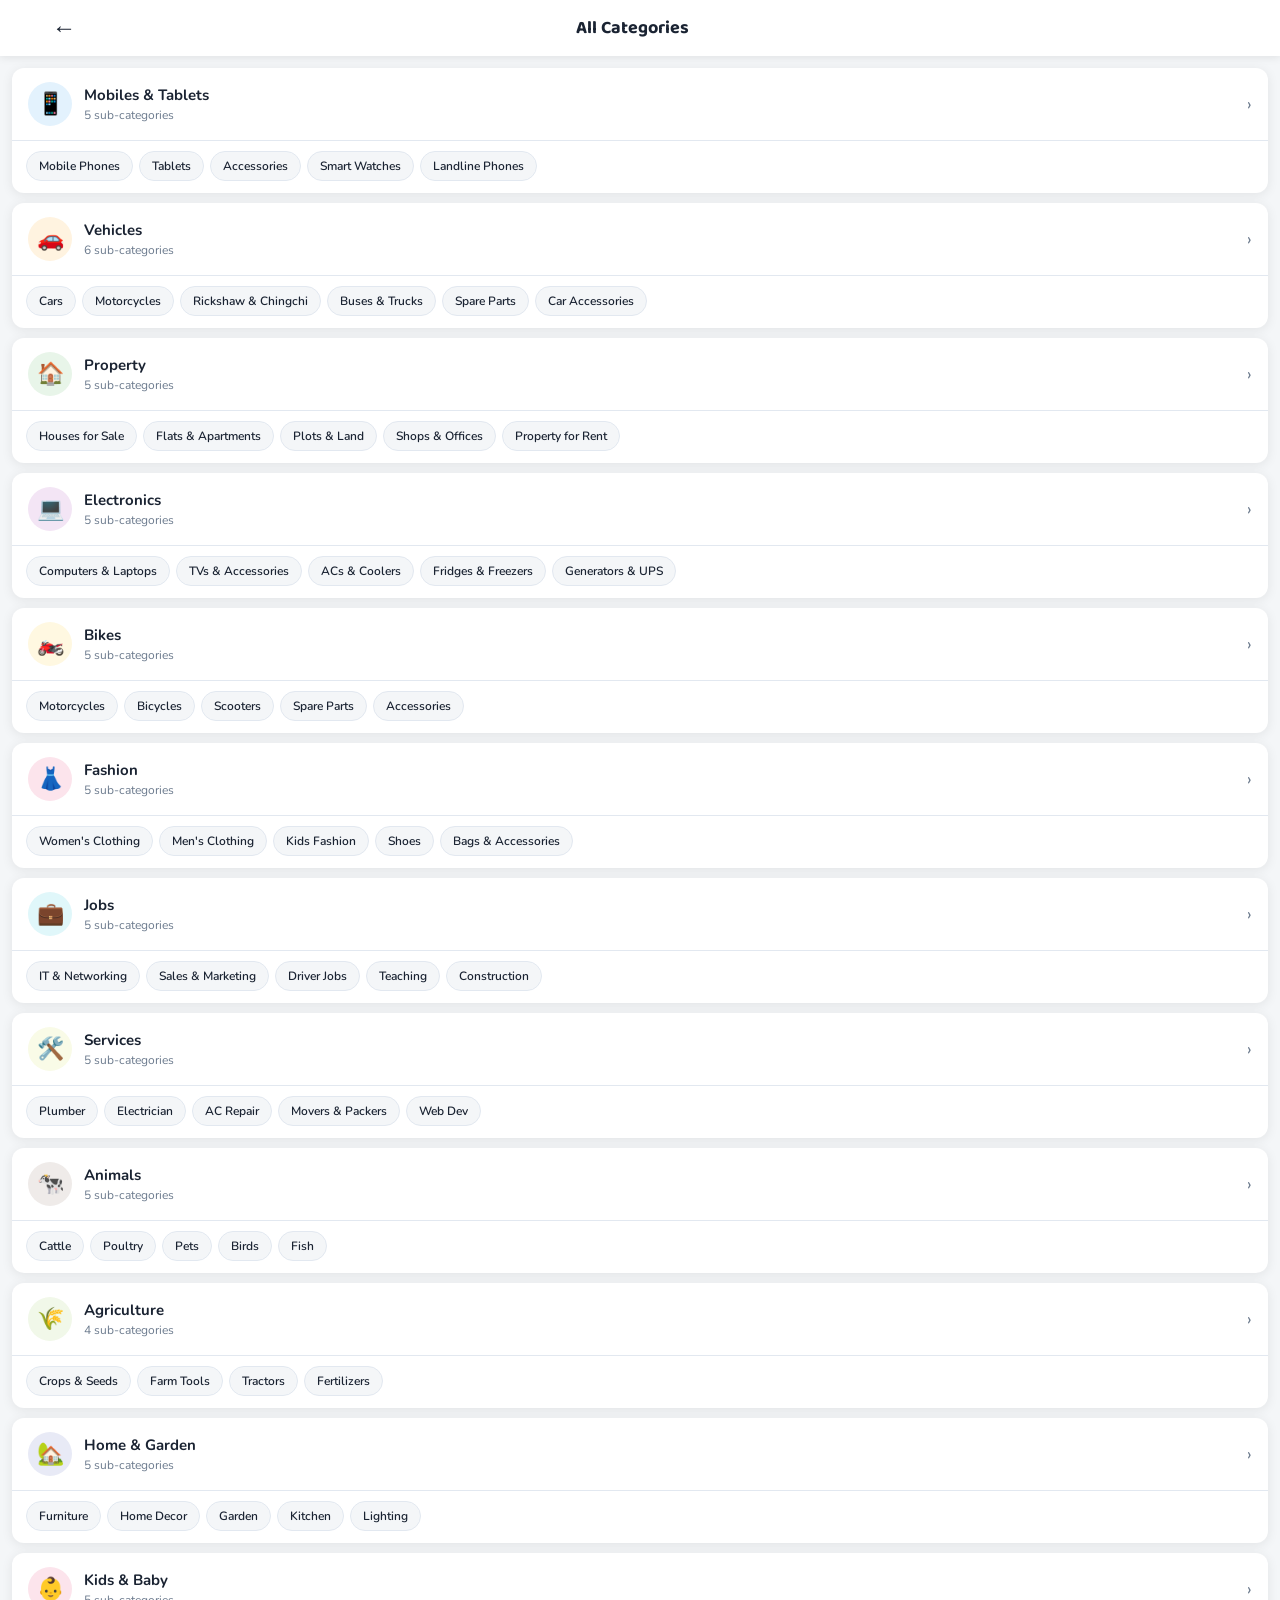
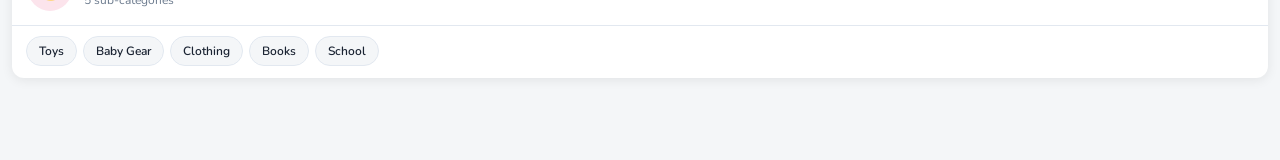
<file: categories.html>
<!DOCTYPE html>
<html lang="en">
<head>
<meta charset="UTF-8"/>
<meta name="viewport" content="width=device-width,initial-scale=1,user-scalable=no"/>
<title>All Categories — Easyraabta.com</title>
<link rel="stylesheet" href="style.css"/>
</head>
<body>

<nav class="navbar">
  <div class="nav-inner">
    <a href="index.html" style="font-size:24px;color:var(--text);">←</a>
    <div style="flex:1;text-align:center;font-family:'Baloo Bhai 2',cursive;font-size:18px;font-weight:700;">All Categories</div>
    <div style="width:40px;"></div>
  </div>
</nav>

<div style="padding:12px;margin-bottom:60px;">
  <!-- MAIN CATEGORIES -->
  <div id="catList"></div>
</div>

<nav class="bottom-nav">
  <a href="index.html">
    <svg viewBox="0 0 24 24" fill="currentColor"><path d="M10 20v-6h4v6h5v-8h3L12 3 2 12h3v8z"/></svg>
    Home
  </a>
  <a href="listings.html" class="active">
    <svg viewBox="0 0 24 24" fill="none" stroke="currentColor" stroke-width="2"><rect x="3" y="3" width="7" height="7"/><rect x="14" y="3" width="7" height="7"/><rect x="3" y="14" width="7" height="7"/><rect x="14" y="14" width="7" height="7"/></svg>
    Browse
  </a>
  <div class="sell-btn-nav">
    <a href="post-ad.html">
      <svg viewBox="0 0 24 24" fill="none" stroke="currentColor" stroke-width="2.5"><line x1="12" y1="5" x2="12" y2="19"/><line x1="5" y1="12" x2="19" y2="12"/></svg>
      Sell
    </a>
  </div>
  <a href="chat.html">
    <svg viewBox="0 0 24 24" fill="none" stroke="currentColor" stroke-width="2"><path d="M21 15a2 2 0 01-2 2H7l-4 4V5a2 2 0 012-2h14a2 2 0 012 2z"/></svg>
    Chats
  </a>
  <a href="profile.html">
    <svg viewBox="0 0 24 24" fill="none" stroke="currentColor" stroke-width="2"><path d="M20 21v-2a4 4 0 00-4-4H8a4 4 0 00-4 4v2"/><circle cx="12" cy="7" r="4"/></svg>
    Account
  </a>
</nav>

<script>
const CATS = [
  { name:'Mobiles & Tablets', emoji:'📱', color:'#e3f2fd', sub:['Mobile Phones','Tablets','Accessories','Smart Watches','Landline Phones'], cat:'mobiles' },
  { name:'Vehicles', emoji:'🚗', color:'#fff3e0', sub:['Cars','Motorcycles','Rickshaw & Chingchi','Buses & Trucks','Spare Parts','Car Accessories'], cat:'vehicles' },
  { name:'Property', emoji:'🏠', color:'#e8f5e9', sub:['Houses for Sale','Flats & Apartments','Plots & Land','Shops & Offices','Property for Rent'], cat:'property' },
  { name:'Electronics', emoji:'💻', color:'#f3e5f5', sub:['Computers & Laptops','TVs & Accessories','ACs & Coolers','Fridges & Freezers','Generators & UPS'], cat:'electronics' },
  { name:'Bikes', emoji:'🏍️', color:'#fff8e1', sub:['Motorcycles','Bicycles','Scooters','Spare Parts','Accessories'], cat:'bikes' },
  { name:'Fashion', emoji:'👗', color:'#fce4ec', sub:["Women's Clothing",'Men\'s Clothing','Kids Fashion','Shoes','Bags & Accessories'], cat:'fashion' },
  { name:'Jobs', emoji:'💼', color:'#e0f7fa', sub:['IT & Networking','Sales & Marketing','Driver Jobs','Teaching','Construction'], cat:'jobs' },
  { name:'Services', emoji:'🛠️', color:'#f9fbe7', sub:['Plumber','Electrician','AC Repair','Movers & Packers','Web Dev'], cat:'services' },
  { name:'Animals', emoji:'🐄', color:'#efebe9', sub:['Cattle','Poultry','Pets','Birds','Fish'], cat:'animals' },
  { name:'Agriculture', emoji:'🌾', color:'#f1f8e9', sub:['Crops & Seeds','Farm Tools','Tractors','Fertilizers'], cat:'agriculture' },
  { name:'Home & Garden', emoji:'🏡', color:'#e8eaf6', sub:['Furniture','Home Decor','Garden','Kitchen','Lighting'], cat:'home' },
  { name:'Kids & Baby', emoji:'👶', color:'#fce4ec', sub:['Toys','Baby Gear','Clothing','Books','School'], cat:'kids' },
];

document.getElementById('catList').innerHTML = CATS.map(c=>`
  <div style="background:#fff;border-radius:var(--radius);box-shadow:var(--shadow);margin-bottom:10px;overflow:hidden;">
    <a href="listings.html?cat=${c.cat}" style="display:flex;align-items:center;gap:12px;padding:14px 16px;color:var(--text);">
      <div style="width:44px;height:44px;border-radius:50%;background:${c.color};display:flex;align-items:center;justify-content:center;font-size:22px;flex-shrink:0;">${c.emoji}</div>
      <div style="flex:1;">
        <div style="font-weight:700;font-size:15px;">${c.name}</div>
        <div style="font-size:12px;color:var(--text-muted);">${c.sub.length} sub-categories</div>
      </div>
      <div style="font-size:18px;color:var(--text-muted);">›</div>
    </a>
    <div style="display:flex;flex-wrap:wrap;gap:6px;padding:0 14px 12px;border-top:1px solid var(--border);padding-top:10px;">
      ${c.sub.map(s=>`<a href="listings.html?cat=${c.cat}&sub=${encodeURIComponent(s)}" style="font-size:12px;font-weight:600;padding:5px 12px;border-radius:99px;border:1px solid var(--border);background:var(--bg);color:var(--text);">${s}</a>`).join('')}
    </div>
  </div>
`).join('');
</script>
</body>
</html>
</file>
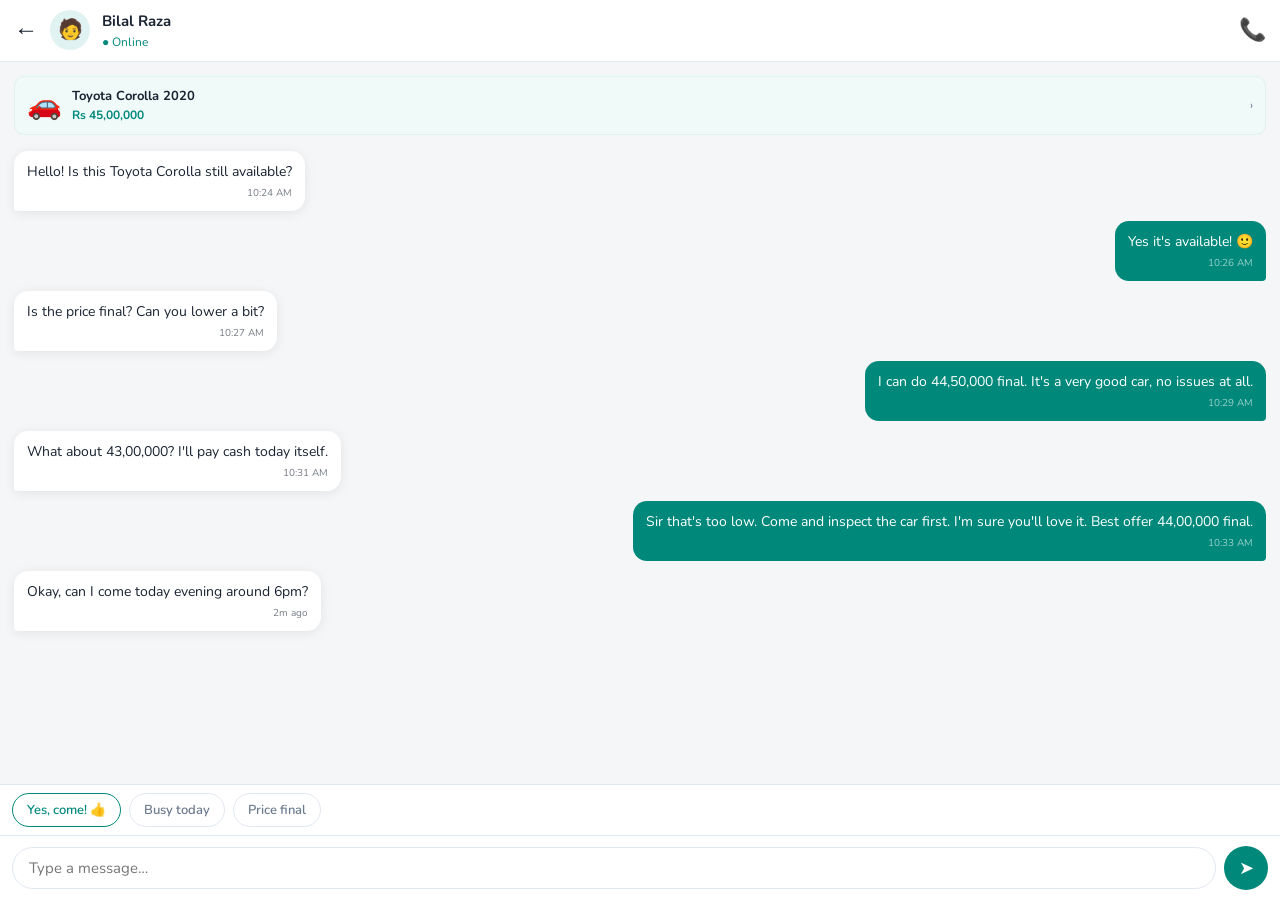
<file: chat thread.html>
<!DOCTYPE html>
<html lang="en">
<head>
<meta charset="UTF-8"/>
<meta name="viewport" content="width=device-width,initial-scale=1,user-scalable=no"/>
<title>Chat — Easyraabta.com</title>
<link rel="stylesheet" href="style.css"/>
<style>
body{display:flex;flex-direction:column;height:100vh;overflow:hidden;}
.chat-header{background:#fff;border-bottom:1px solid var(--border);padding:10px 14px;display:flex;align-items:center;gap:12px;}
.chat-body{flex:1;overflow-y:auto;padding:14px;background:var(--bg);display:flex;flex-direction:column;gap:10px;}
.msg{max-width:78%;padding:10px 13px;border-radius:14px;font-size:14px;line-height:1.5;}
.msg-in{background:#fff;border-bottom-left-radius:4px;align-self:flex-start;box-shadow:var(--shadow);}
.msg-out{background:var(--primary);color:#fff;border-bottom-right-radius:4px;align-self:flex-end;}
.msg-time{font-size:10px;opacity:.6;margin-top:4px;text-align:right;}
.chat-input{background:#fff;border-top:1px solid var(--border);padding:10px 12px;display:flex;gap:8px;align-items:center;}
.chat-input input{flex:1;border:1.5px solid var(--border);border-radius:22px;padding:10px 16px;font-size:15px;outline:none;}
.chat-input input:focus{border-color:var(--primary);}
.chat-input button{background:var(--primary);color:#fff;border-radius:50%;width:44px;height:44px;font-size:18px;flex-shrink:0;}
.ad-snippet{background:#f0faf9;border-radius:10px;padding:10px 12px;display:flex;gap:10px;align-items:center;border:1px solid var(--primary-light);margin-bottom:6px;}
.ad-snippet .ad-thumb{font-size:28px;line-height:1;}
.ad-snippet .ad-info{flex:1;min-width:0;}
.ad-snippet .ad-info h4{font-size:13px;font-weight:700;white-space:nowrap;overflow:hidden;text-overflow:ellipsis;}
.ad-snippet .ad-info p{font-size:12px;color:var(--primary);font-weight:700;}
</style>
</head>
<body>

<div class="chat-header">
  <a href="chat.html" style="font-size:24px;color:var(--text);">←</a>
  <div class="chat-avatar" style="width:40px;height:40px;font-size:20px;">🧑</div>
  <div style="flex:1;">
    <div style="font-size:15px;font-weight:700;" id="chatName">Bilal Raza</div>
    <div style="font-size:12px;color:var(--primary);">● Online</div>
  </div>
  <a href="tel:+923001234567" style="font-size:22px;">📞</a>
</div>

<div class="chat-body" id="chatBody">
  <!-- Ad snippet -->
  <a href="ad-detail.html?id=1" class="ad-snippet">
    <div class="ad-thumb">🚗</div>
    <div class="ad-info">
      <h4>Toyota Corolla 2020</h4>
      <p>Rs 45,00,000</p>
    </div>
    <div style="font-size:12px;color:var(--text-muted);">›</div>
  </a>

  <div class="msg msg-in">Hello! Is this Toyota Corolla still available?<div class="msg-time">10:24 AM</div></div>
  <div class="msg msg-out">Yes it's available! 🙂<div class="msg-time">10:26 AM</div></div>
  <div class="msg msg-in">Is the price final? Can you lower a bit?<div class="msg-time">10:27 AM</div></div>
  <div class="msg msg-out">I can do 44,50,000 final. It's a very good car, no issues at all.<div class="msg-time">10:29 AM</div></div>
  <div class="msg msg-in">What about 43,00,000? I'll pay cash today itself.<div class="msg-time">10:31 AM</div></div>
  <div class="msg msg-out">Sir that's too low. Come and inspect the car first. I'm sure you'll love it. Best offer 44,00,000 final.<div class="msg-time">10:33 AM</div></div>
  <div class="msg msg-in">Okay, can I come today evening around 6pm?<div class="msg-time">2m ago</div></div>
</div>

<!-- Quick replies -->
<div style="background:#fff;padding:8px 12px;border-top:1px solid var(--border);display:flex;gap:8px;overflow-x:auto;">
  <button onclick="quickReply('Yes, please come! 👍')" style="white-space:nowrap;padding:7px 14px;border-radius:20px;border:1.5px solid var(--primary);color:var(--primary);font-size:13px;font-weight:600;background:#fff;">Yes, come! 👍</button>
  <button onclick="quickReply('Sorry, I am busy today.')" style="white-space:nowrap;padding:7px 14px;border-radius:20px;border:1.5px solid var(--border);color:var(--text-muted);font-size:13px;font-weight:600;background:#fff;">Busy today</button>
  <button onclick="quickReply('Price is final, no further discount.')" style="white-space:nowrap;padding:7px 14px;border-radius:20px;border:1.5px solid var(--border);color:var(--text-muted);font-size:13px;font-weight:600;background:#fff;">Price final</button>
</div>

<div class="chat-input">
  <input type="text" id="msgInput" placeholder="Type a message…" autocomplete="off"/>
  <button onclick="sendMsg()">➤</button>
</div>

<script>
const body = document.getElementById('chatBody');

function sendMsg(){
  const input = document.getElementById('msgInput');
  const text = input.value.trim();
  if(!text) return;
  const div = document.createElement('div');
  div.className = 'msg msg-out';
  div.innerHTML = text + '<div class="msg-time">Just now</div>';
  body.appendChild(div);
  input.value = '';
  body.scrollTop = body.scrollHeight;
}

function quickReply(text){
  document.getElementById('msgInput').value = text;
  sendMsg();
}

document.getElementById('msgInput').addEventListener('keydown',e=>{
  if(e.key==='Enter') sendMsg();
});

body.scrollTop = body.scrollHeight;
</script>
</body>
</html>
</file>
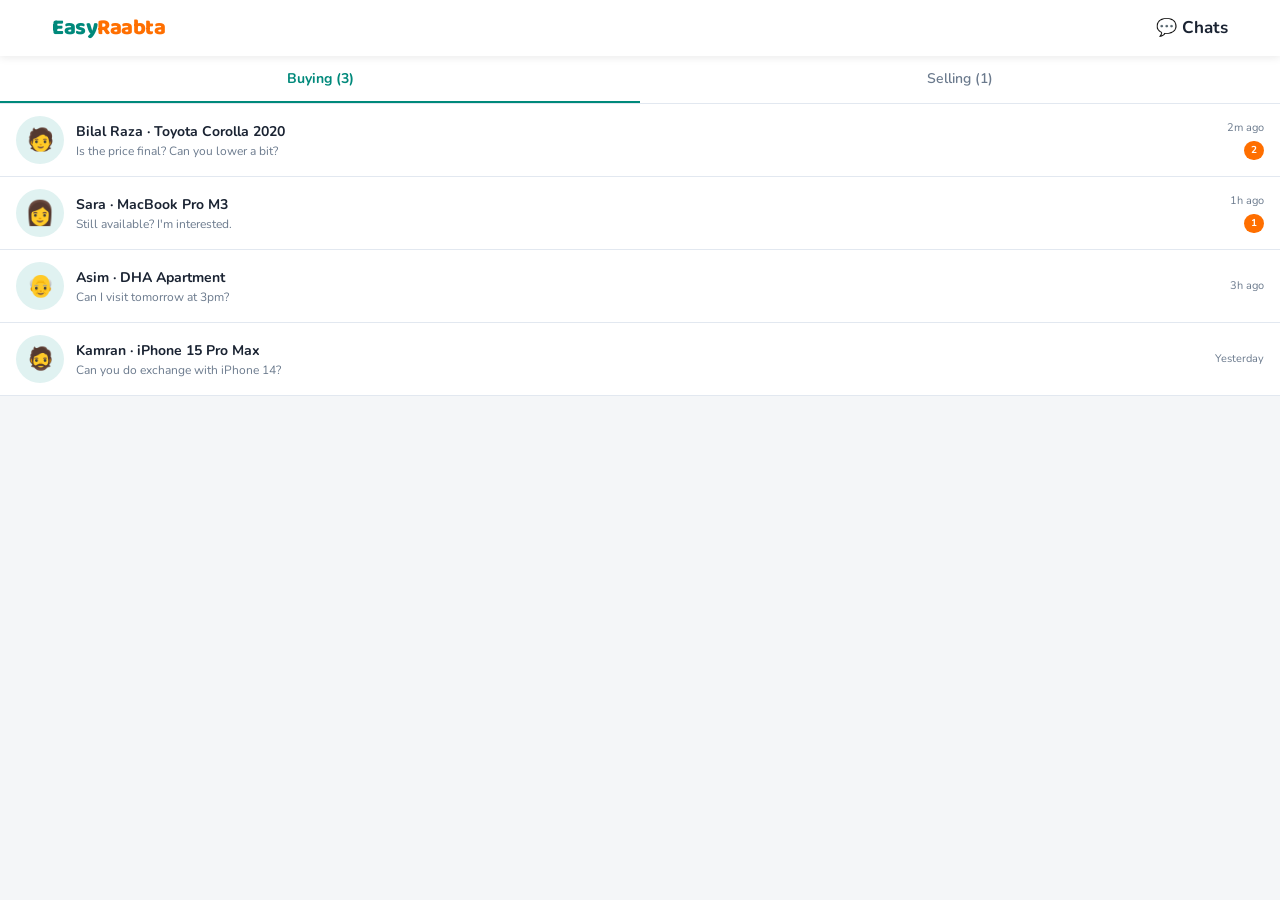
<file: chat.html>
<!DOCTYPE html>
<html lang="en">
<head>
<meta charset="UTF-8"/>
<meta name="viewport" content="width=device-width,initial-scale=1,user-scalable=no"/>
<title>Chats — Easyraabta.com</title>
<link rel="stylesheet" href="style.css"/>
</head>
<body>

<nav class="navbar">
  <div class="nav-inner">
    <a href="index.html" class="logo">Easy<span>Raabta</span></a>
    <div style="margin-left:auto;font-size:17px;font-weight:700;">💬 Chats</div>
  </div>
</nav>

<!-- TABS -->
<div style="display:flex;background:#fff;border-bottom:1px solid var(--border);">
  <button id="tab-buying" onclick="showTab('buying')" style="flex:1;padding:13px;font-size:14px;font-weight:700;border-bottom:2.5px solid var(--primary);color:var(--primary);background:none;cursor:pointer;">Buying (3)</button>
  <button id="tab-selling" onclick="showTab('selling')" style="flex:1;padding:13px;font-size:14px;font-weight:600;border-bottom:2.5px solid transparent;color:var(--text-muted);background:none;cursor:pointer;">Selling (1)</button>
</div>

<!-- BUYING CHATS -->
<div id="buying-tab">
  <div class="chat-list">
    <a href="chat-thread.html?id=0">
      <div class="chat-avatar">🧑</div>
      <div class="chat-info">
        <h4>Bilal Raza · Toyota Corolla 2020</h4>
        <p>Is the price final? Can you lower a bit?</p>
      </div>
      <div style="display:flex;flex-direction:column;align-items:flex-end;gap:4px;">
        <div class="chat-time">2m ago</div>
        <div class="badge">2</div>
      </div>
    </a>
    <a href="chat-thread.html?id=1">
      <div class="chat-avatar" style="font-size:24px;">👩</div>
      <div class="chat-info">
        <h4>Sara · MacBook Pro M3</h4>
        <p>Still available? I'm interested.</p>
      </div>
      <div style="display:flex;flex-direction:column;align-items:flex-end;gap:4px;">
        <div class="chat-time">1h ago</div>
        <div class="badge">1</div>
      </div>
    </a>
    <a href="chat-thread.html?id=2">
      <div class="chat-avatar">👴</div>
      <div class="chat-info">
        <h4>Asim · DHA Apartment</h4>
        <p>Can I visit tomorrow at 3pm?</p>
      </div>
      <div style="display:flex;flex-direction:column;align-items:flex-end;gap:4px;">
        <div class="chat-time">3h ago</div>
      </div>
    </a>
    <a href="chat-thread.html?id=3">
      <div class="chat-avatar">🧔</div>
      <div class="chat-info">
        <h4>Kamran · iPhone 15 Pro Max</h4>
        <p>Can you do exchange with iPhone 14?</p>
      </div>
      <div style="display:flex;flex-direction:column;align-items:flex-end;gap:4px;">
        <div class="chat-time">Yesterday</div>
      </div>
    </a>
  </div>
</div>

<!-- SELLING CHATS -->
<div id="selling-tab" style="display:none;">
  <div class="chat-list">
    <a href="chat-thread.html?id=4">
      <div class="chat-avatar">🧑‍💼</div>
      <div class="chat-info">
        <h4>Usman · Honda CB150F</h4>
        <p>Okay, I'll take it. When to meet?</p>
      </div>
      <div style="display:flex;flex-direction:column;align-items:flex-end;gap:4px;">
        <div class="chat-time">5m ago</div>
        <div class="badge">1</div>
      </div>
    </a>
  </div>
</div>

<div style="height:70px;"></div>

<nav class="bottom-nav">
  <a href="index.html">
    <svg viewBox="0 0 24 24" fill="currentColor"><path d="M10 20v-6h4v6h5v-8h3L12 3 2 12h3v8z"/></svg>
    Home
  </a>
  <a href="listings.html">
    <svg viewBox="0 0 24 24" fill="none" stroke="currentColor" stroke-width="2"><rect x="3" y="3" width="7" height="7"/><rect x="14" y="3" width="7" height="7"/><rect x="3" y="14" width="7" height="7"/><rect x="14" y="14" width="7" height="7"/></svg>
    Browse
  </a>
  <div class="sell-btn-nav">
    <a href="post-ad.html">
      <svg viewBox="0 0 24 24" fill="none" stroke="currentColor" stroke-width="2.5"><line x1="12" y1="5" x2="12" y2="19"/><line x1="5" y1="12" x2="19" y2="12"/></svg>
      Sell
    </a>
  </div>
  <a href="chat.html" class="active">
    <svg viewBox="0 0 24 24" fill="none" stroke="currentColor" stroke-width="2"><path d="M21 15a2 2 0 01-2 2H7l-4 4V5a2 2 0 012-2h14a2 2 0 012 2z"/></svg>
    Chats
  </a>
  <a href="profile.html">
    <svg viewBox="0 0 24 24" fill="none" stroke="currentColor" stroke-width="2"><path d="M20 21v-2a4 4 0 00-4-4H8a4 4 0 00-4 4v2"/><circle cx="12" cy="7" r="4"/></svg>
    Account
  </a>
</nav>

<script>
function showTab(tab){
  ['buying','selling'].forEach(t=>{
    document.getElementById(t+'-tab').style.display = t===tab ? 'block':'none';
    const btn = document.getElementById('tab-'+t);
    btn.style.borderBottomColor = t===tab ? 'var(--primary)':'transparent';
    btn.style.color = t===tab ? 'var(--primary)':'var(--text-muted)';
  });
}
</script>
</body>
</html>
</file>
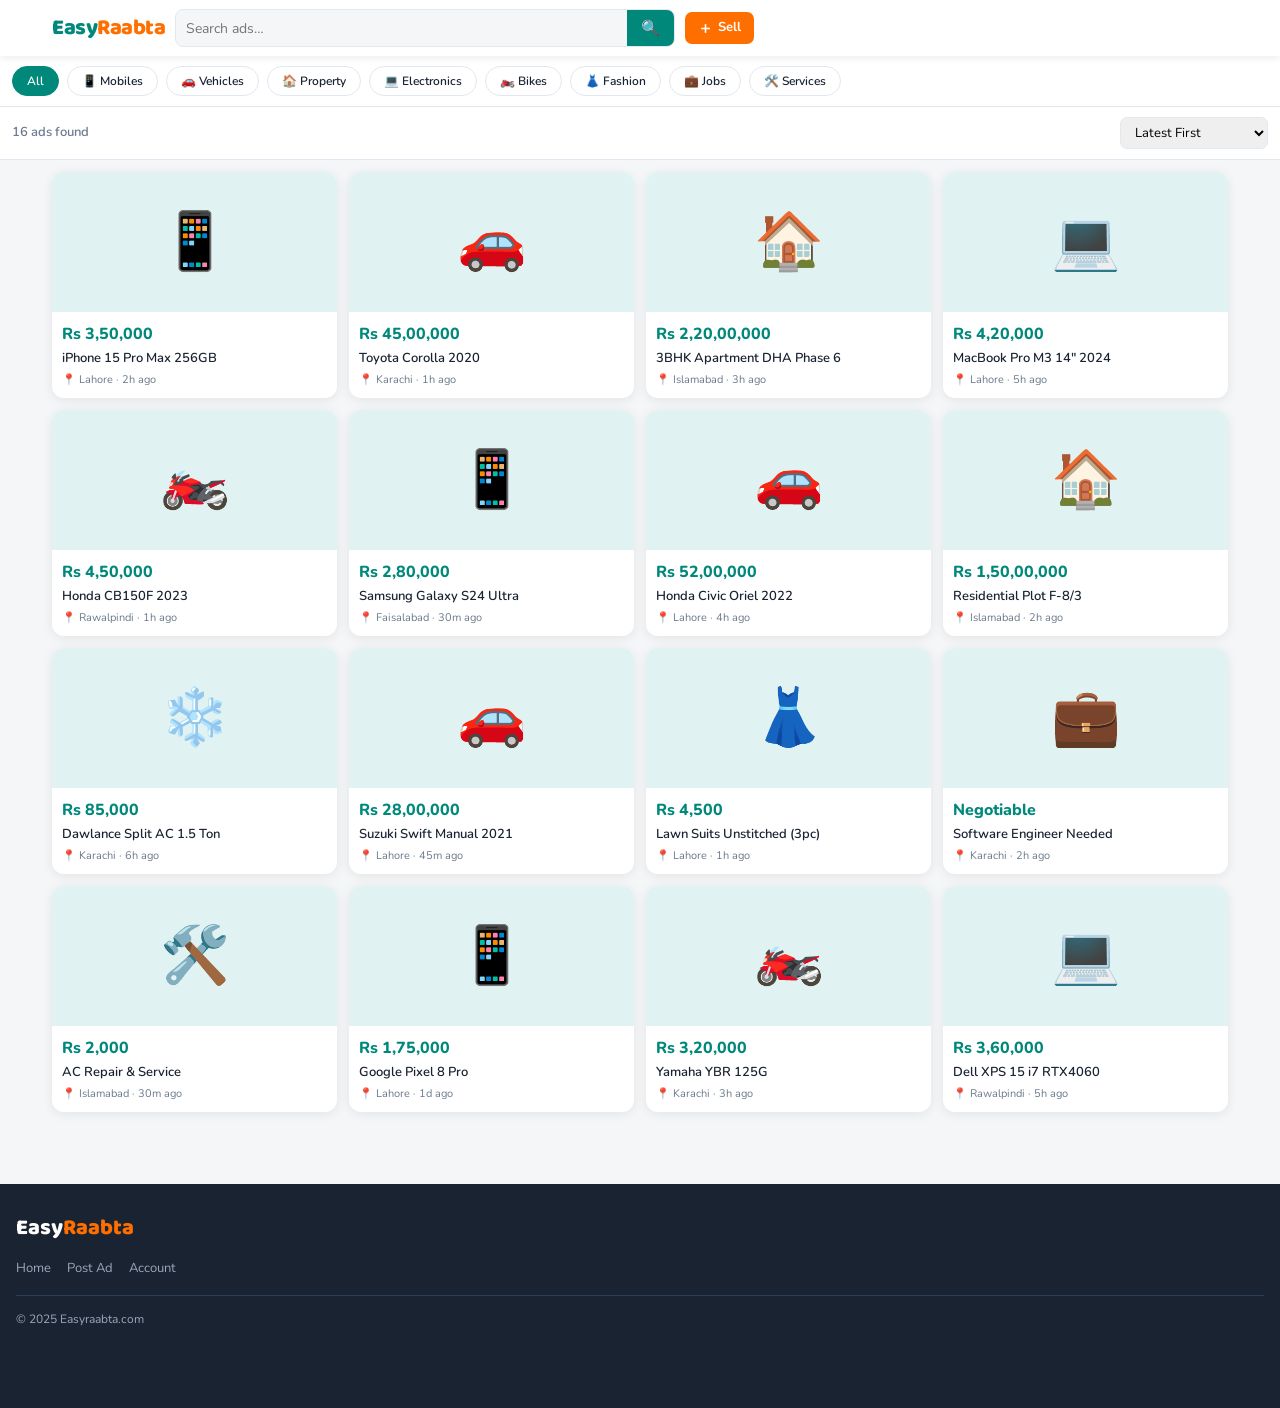
<file: listings.html>
<!DOCTYPE html>
<html lang="en">
<head>
<meta charset="UTF-8"/>
<meta name="viewport" content="width=device-width,initial-scale=1,user-scalable=no"/>
<title>Browse Ads — Easyraabta.com</title>
<link rel="stylesheet" href="style.css"/>
</head>
<body>

<nav class="navbar">
  <div class="nav-inner">
    <a href="index.html" class="logo">Easy<span>Raabta</span></a>
    <div class="nav-search">
      <input type="search" placeholder="Search ads…" id="srchInput"/>
      <button onclick="applySearch()" aria-label="Search">🔍</button>
    </div>
    <div class="nav-actions">
      <a href="post-ad.html" class="btn-sell">
        <svg viewBox="0 0 24 24" fill="none" stroke="currentColor" stroke-width="2.5"><line x1="12" y1="5" x2="12" y2="19"/><line x1="5" y1="12" x2="19" y2="12"/></svg>
        Sell
      </a>
    </div>
  </div>
</nav>

<!-- Filters -->
<div class="filter-bar" id="filterBar">
  <button class="chip active" onclick="setFilter('all',this)">All</button>
  <button class="chip" onclick="setFilter('mobiles',this)">📱 Mobiles</button>
  <button class="chip" onclick="setFilter('vehicles',this)">🚗 Vehicles</button>
  <button class="chip" onclick="setFilter('property',this)">🏠 Property</button>
  <button class="chip" onclick="setFilter('electronics',this)">💻 Electronics</button>
  <button class="chip" onclick="setFilter('bikes',this)">🏍️ Bikes</button>
  <button class="chip" onclick="setFilter('fashion',this)">👗 Fashion</button>
  <button class="chip" onclick="setFilter('jobs',this)">💼 Jobs</button>
  <button class="chip" onclick="setFilter('services',this)">🛠️ Services</button>
</div>

<!-- Sort + count -->
<div style="display:flex;align-items:center;justify-content:space-between;padding:10px 12px;background:#fff;border-bottom:1px solid var(--border);">
  <span id="adsCount" style="font-size:13px;color:var(--text-muted);font-weight:600;"></span>
  <select id="sortSelect" onchange="applySorting()" style="font-size:13px;border:1.5px solid var(--border);border-radius:7px;padding:5px 10px;outline:none;">
    <option value="latest">Latest First</option>
    <option value="price_asc">Price: Low to High</option>
    <option value="price_desc">Price: High to Low</option>
  </select>
</div>

<div class="section" style="padding:12px;margin-bottom:60px;">
  <div class="ad-grid" id="adsGrid"></div>
  <div id="noResults" style="display:none;text-align:center;padding:40px 20px;color:var(--text-muted);">
    <div style="font-size:48px;">🔍</div>
    <h3 style="margin:12px 0 6px;">No ads found</h3>
    <p>Try different keywords or category</p>
  </div>
</div>

<footer>
  <div class="footer-logo">Easy<span>Raabta</span></div>
  <div class="footer-links">
    <a href="index.html">Home</a><a href="post-ad.html">Post Ad</a><a href="profile.html">Account</a>
  </div>
  <div class="footer-bottom">© 2025 Easyraabta.com</div>
</footer>

<nav class="bottom-nav">
  <a href="index.html">
    <svg viewBox="0 0 24 24" fill="currentColor"><path d="M10 20v-6h4v6h5v-8h3L12 3 2 12h3v8z"/></svg>
    Home
  </a>
  <a href="listings.html" class="active">
    <svg viewBox="0 0 24 24" fill="none" stroke="currentColor" stroke-width="2"><rect x="3" y="3" width="7" height="7"/><rect x="14" y="3" width="7" height="7"/><rect x="3" y="14" width="7" height="7"/><rect x="14" y="14" width="7" height="7"/></svg>
    Browse
  </a>
  <div class="sell-btn-nav">
    <a href="post-ad.html">
      <svg viewBox="0 0 24 24" fill="none" stroke="currentColor" stroke-width="2.5"><line x1="12" y1="5" x2="12" y2="19"/><line x1="5" y1="12" x2="19" y2="12"/></svg>
      Sell
    </a>
  </div>
  <a href="chat.html">
    <svg viewBox="0 0 24 24" fill="none" stroke="currentColor" stroke-width="2"><path d="M21 15a2 2 0 01-2 2H7l-4 4V5a2 2 0 012-2h14a2 2 0 012 2z"/></svg>
    Chats
  </a>
  <a href="profile.html">
    <svg viewBox="0 0 24 24" fill="none" stroke="currentColor" stroke-width="2"><path d="M20 21v-2a4 4 0 00-4-4H8a4 4 0 00-4 4v2"/><circle cx="12" cy="7" r="4"/></svg>
    Account
  </a>
</nav>

<script>
const ALL_ADS = [
  {id:0,emoji:'📱',title:'iPhone 15 Pro Max 256GB',price:350000,display:'Rs 3,50,000',loc:'Lahore',time:'2h ago',cat:'mobiles'},
  {id:1,emoji:'🚗',title:'Toyota Corolla 2020',price:4500000,display:'Rs 45,00,000',loc:'Karachi',time:'1h ago',cat:'vehicles'},
  {id:2,emoji:'🏠',title:'3BHK Apartment DHA Phase 6',price:22000000,display:'Rs 2,20,00,000',loc:'Islamabad',time:'3h ago',cat:'property'},
  {id:3,emoji:'💻',title:'MacBook Pro M3 14" 2024',price:420000,display:'Rs 4,20,000',loc:'Lahore',time:'5h ago',cat:'electronics'},
  {id:4,emoji:'🏍️',title:'Honda CB150F 2023',price:450000,display:'Rs 4,50,000',loc:'Rawalpindi',time:'1h ago',cat:'bikes'},
  {id:5,emoji:'📱',title:'Samsung Galaxy S24 Ultra',price:280000,display:'Rs 2,80,000',loc:'Faisalabad',time:'30m ago',cat:'mobiles'},
  {id:6,emoji:'🚗',title:'Honda Civic Oriel 2022',price:5200000,display:'Rs 52,00,000',loc:'Lahore',time:'4h ago',cat:'vehicles'},
  {id:7,emoji:'🏠',title:'Residential Plot F-8/3',price:15000000,display:'Rs 1,50,00,000',loc:'Islamabad',time:'2h ago',cat:'property'},
  {id:8,emoji:'❄️',title:'Dawlance Split AC 1.5 Ton',price:85000,display:'Rs 85,000',loc:'Karachi',time:'6h ago',cat:'electronics'},
  {id:9,emoji:'🚗',title:'Suzuki Swift Manual 2021',price:2800000,display:'Rs 28,00,000',loc:'Lahore',time:'45m ago',cat:'vehicles'},
  {id:10,emoji:'👗',title:'Lawn Suits Unstitched (3pc)',price:4500,display:'Rs 4,500',loc:'Lahore',time:'1h ago',cat:'fashion'},
  {id:11,emoji:'💼',title:'Software Engineer Needed',price:0,display:'Negotiable',loc:'Karachi',time:'2h ago',cat:'jobs'},
  {id:12,emoji:'🛠️',title:'AC Repair & Service',price:2000,display:'Rs 2,000',loc:'Islamabad',time:'30m ago',cat:'services'},
  {id:13,emoji:'📱',title:'Google Pixel 8 Pro',price:175000,display:'Rs 1,75,000',loc:'Lahore',time:'1d ago',cat:'mobiles'},
  {id:14,emoji:'🏍️',title:'Yamaha YBR 125G',price:320000,display:'Rs 3,20,000',loc:'Karachi',time:'3h ago',cat:'bikes'},
  {id:15,emoji:'💻',title:'Dell XPS 15 i7 RTX4060',price:360000,display:'Rs 3,60,000',loc:'Rawalpindi',time:'5h ago',cat:'electronics'},
];

let currentFilter = 'all';
let currentQ = '';

const params = new URLSearchParams(location.search);
if(params.get('cat')) currentFilter = params.get('cat');
if(params.get('q')) currentQ = params.get('q');
if(currentQ) document.getElementById('srchInput').value = currentQ;

// Activate correct chip
if(currentFilter !== 'all'){
  document.querySelectorAll('.chip').forEach(c=>{
    c.classList.remove('active');
    if(c.textContent.toLowerCase().includes(currentFilter)) c.classList.add('active');
  });
}

function renderAds(){
  let ads = ALL_ADS;
  if(currentFilter !== 'all') ads = ads.filter(a=>a.cat===currentFilter);
  if(currentQ) ads = ads.filter(a=>a.title.toLowerCase().includes(currentQ.toLowerCase()));

  const sort = document.getElementById('sortSelect').value;
  if(sort==='price_asc') ads = [...ads].sort((a,b)=>a.price-b.price);
  else if(sort==='price_desc') ads = [...ads].sort((a,b)=>b.price-a.price);

  const grid = document.getElementById('adsGrid');
  const noRes = document.getElementById('noResults');
  document.getElementById('adsCount').textContent = `${ads.length} ads found`;

  if(!ads.length){
    grid.innerHTML=''; noRes.style.display='block'; return;
  }
  noRes.style.display='none';
  grid.innerHTML = ads.map(a=>`
    <a href="ad-detail.html?id=${a.id}" class="ad-card">
      <div style="height:140px;background:var(--primary-light);display:flex;align-items:center;justify-content:center;font-size:56px;">
        ${a.emoji}
      </div>
      <div class="ad-body">
        <div class="ad-price">${a.display}</div>
        <div class="ad-title">${a.title}</div>
        <div class="ad-meta">📍 ${a.loc} · ${a.time}</div>
      </div>
    </a>`).join('');
}

function setFilter(cat, el){
  currentFilter = cat;
  document.querySelectorAll('.chip').forEach(c=>c.classList.remove('active'));
  el.classList.add('active');
  renderAds();
}
function applySorting(){ renderAds(); }
function applySearch(){
  currentQ = document.getElementById('srchInput').value;
  renderAds();
}
document.getElementById('srchInput').addEventListener('keydown',e=>{if(e.key==='Enter')applySearch();});

renderAds();
</script>
</body>
</html>
</file>
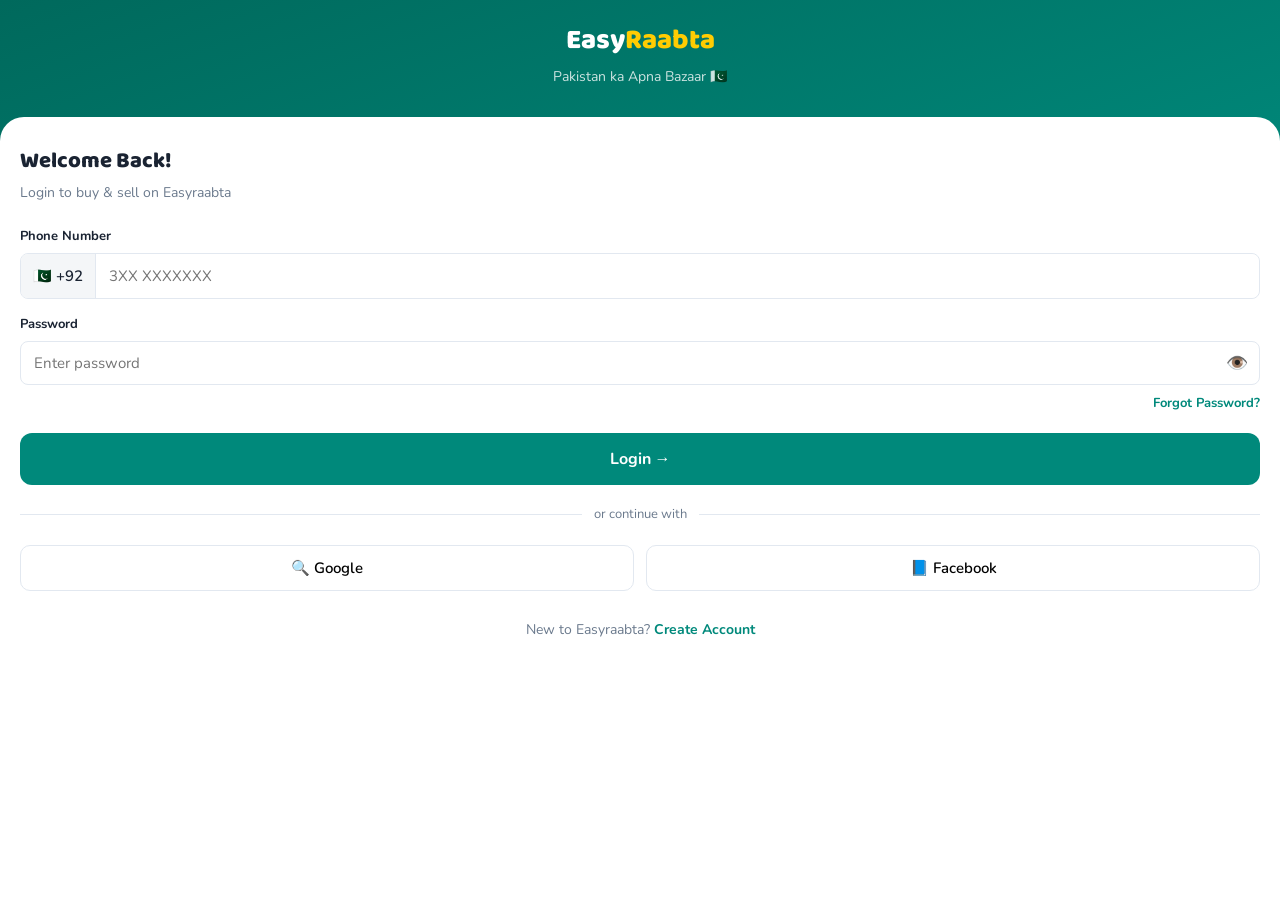
<file: login.html>
<!DOCTYPE html>
<html lang="en">
<head>
<meta charset="UTF-8"/>
<meta name="viewport" content="width=device-width,initial-scale=1,user-scalable=no"/>
<title>Login — Easyraabta.com</title>
<link rel="stylesheet" href="style.css"/>
</head>
<body style="background:linear-gradient(160deg,var(--primary-dark) 0%,var(--primary) 50%,#26a69a 100%);min-height:100vh;display:flex;flex-direction:column;">

<div style="padding:20px 16px;text-align:center;">
  <a href="index.html" style="font-family:'Baloo Bhai 2',cursive;font-size:28px;font-weight:800;color:#fff;">Easy<span style="color:#ffcc02;">Raabta</span></a>
  <p style="color:rgba(255,255,255,.8);font-size:14px;margin-top:4px;">Pakistan ka Apna Bazaar 🇵🇰</p>
</div>

<div style="background:#fff;border-radius:24px 24px 0 0;flex:1;padding:28px 20px;margin-top:10px;">
  <div id="loginForm">
    <h2 style="font-family:'Baloo Bhai 2',cursive;font-size:22px;font-weight:800;margin-bottom:4px;">Welcome Back!</h2>
    <p style="color:var(--text-muted);font-size:14px;margin-bottom:24px;">Login to buy & sell on Easyraabta</p>

    <div class="form-group">
      <label>Phone Number</label>
      <div style="display:flex;border:1.5px solid var(--border);border-radius:8px;overflow:hidden;">
        <div style="background:var(--bg);padding:11px 12px;font-size:15px;font-weight:600;border-right:1.5px solid var(--border);">🇵🇰 +92</div>
        <input type="tel" placeholder="3XX XXXXXXX" style="flex:1;border:none;padding:11px 13px;font-size:15px;outline:none;"/>
      </div>
    </div>

    <div class="form-group">
      <label>Password</label>
      <div style="position:relative;">
        <input type="password" id="pwdInput" placeholder="Enter password" style="width:100%;border:1.5px solid var(--border);border-radius:8px;padding:11px 44px 11px 13px;font-size:15px;outline:none;"/>
        <button onclick="togglePwd()" style="position:absolute;right:12px;top:50%;transform:translateY(-50%);font-size:18px;" id="pwdEye">👁️</button>
      </div>
    </div>

    <div style="text-align:right;margin-top:-10px;margin-bottom:20px;">
      <a href="#" style="font-size:13px;color:var(--primary);font-weight:700;">Forgot Password?</a>
    </div>

    <a href="profile.html" class="btn-primary" style="display:block;text-align:center;margin-bottom:16px;">Login →</a>

    <div style="display:flex;align-items:center;gap:12px;margin:20px 0;">
      <div style="flex:1;height:1px;background:var(--border);"></div>
      <span style="color:var(--text-muted);font-size:13px;">or continue with</span>
      <div style="flex:1;height:1px;background:var(--border);"></div>
    </div>

    <div style="display:flex;gap:12px;margin-bottom:28px;">
      <button onclick="socialLogin('Google')" style="flex:1;padding:12px;border-radius:10px;border:1.5px solid var(--border);font-size:15px;background:#fff;font-weight:600;cursor:pointer;">🔍 Google</button>
      <button onclick="socialLogin('Facebook')" style="flex:1;padding:12px;border-radius:10px;border:1.5px solid var(--border);font-size:15px;background:#fff;font-weight:600;cursor:pointer;">📘 Facebook</button>
    </div>

    <p style="text-align:center;font-size:14px;color:var(--text-muted);">
      New to Easyraabta? 
      <a onclick="showSignup()" style="color:var(--primary);font-weight:700;cursor:pointer;">Create Account</a>
    </p>
  </div>

  <!-- SIGNUP FORM -->
  <div id="signupForm" style="display:none;">
    <h2 style="font-family:'Baloo Bhai 2',cursive;font-size:22px;font-weight:800;margin-bottom:4px;">Create Account</h2>
    <p style="color:var(--text-muted);font-size:14px;margin-bottom:24px;">Join millions of buyers & sellers</p>

    <div class="form-group">
      <label>Full Name</label>
      <input type="text" placeholder="Ahmed Khan"/>
    </div>
    <div class="form-group">
      <label>Phone Number</label>
      <div style="display:flex;border:1.5px solid var(--border);border-radius:8px;overflow:hidden;">
        <div style="background:var(--bg);padding:11px 12px;font-size:15px;font-weight:600;border-right:1.5px solid var(--border);">🇵🇰 +92</div>
        <input type="tel" placeholder="3XX XXXXXXX" style="flex:1;border:none;padding:11px 13px;font-size:15px;outline:none;"/>
      </div>
    </div>
    <div class="form-group">
      <label>Password</label>
      <input type="password" placeholder="Min 6 characters"/>
    </div>
    <div class="form-group" style="margin-bottom:24px;">
      <label>City</label>
      <select>
        <option value="">Select your city…</option>
        <option>Karachi</option><option>Lahore</option><option>Islamabad</option>
        <option>Rawalpindi</option><option>Faisalabad</option><option>Multan</option>
      </select>
    </div>

    <a href="profile.html" class="btn-primary" style="display:block;text-align:center;margin-bottom:16px;">Create Account 🎉</a>
    <p style="text-align:center;font-size:13px;color:var(--text-muted);">
      Already have an account? 
      <a onclick="showLogin()" style="color:var(--primary);font-weight:700;cursor:pointer;">Login</a>
    </p>
  </div>
</div>

<script>
let pwdVisible = false;
function togglePwd(){
  pwdVisible = !pwdVisible;
  document.getElementById('pwdInput').type = pwdVisible ? 'text':'password';
  document.getElementById('pwdEye').textContent = pwdVisible ? '🙈':'👁️';
}
function showSignup(){ document.getElementById('loginForm').style.display='none'; document.getElementById('signupForm').style.display='block'; }
function showLogin(){ document.getElementById('signupForm').style.display='none'; document.getElementById('loginForm').style.display='block'; }
function socialLogin(p){ alert('Continuing with '+p+'... (demo)'); }
</script>
</body>
</html>
</file>
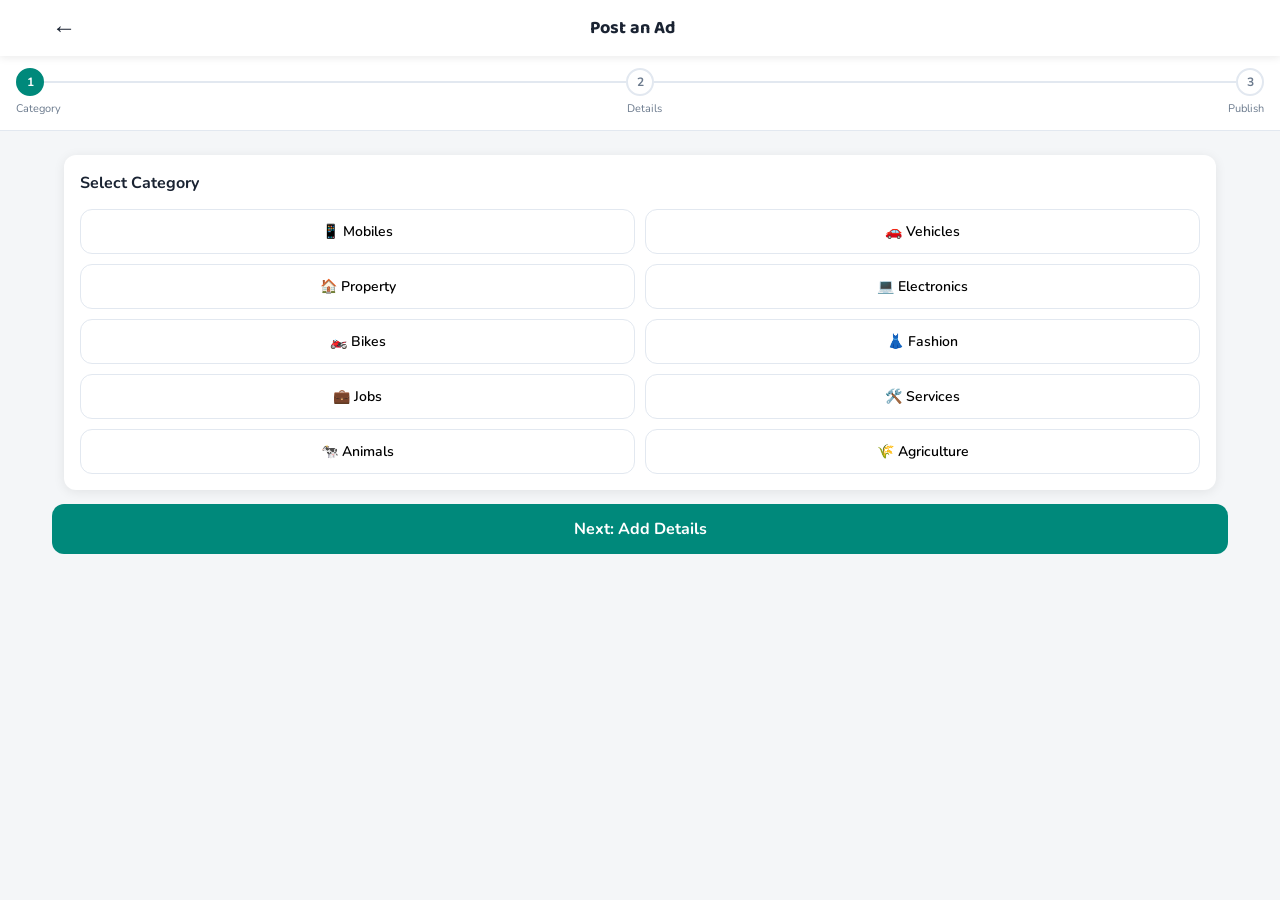
<file: post add.html>
<!DOCTYPE html>
<html lang="en">
<head>
<meta charset="UTF-8"/>
<meta name="viewport" content="width=device-width,initial-scale=1,user-scalable=no"/>
<title>Post an Ad — Easyraabta.com</title>
<link rel="stylesheet" href="style.css"/>
</head>
<body>

<nav class="navbar">
  <div class="nav-inner">
    <a href="index.html" class="back-btn" style="font-size:24px;">←</a>
    <div style="flex:1;text-align:center;font-family:'Baloo Bhai 2',cursive;font-size:18px;font-weight:700;">Post an Ad</div>
    <div style="width:40px;"></div>
  </div>
</nav>

<!-- STEPS -->
<div style="background:#fff;padding:12px 16px;border-bottom:1px solid var(--border);">
  <div style="display:flex;align-items:center;gap:0;">
    <div class="step-dot active" id="s1">1</div>
    <div class="step-line" id="l1"></div>
    <div class="step-dot" id="s2">2</div>
    <div class="step-line" id="l2"></div>
    <div class="step-dot" id="s3">3</div>
  </div>
  <div style="display:flex;justify-content:space-between;margin-top:5px;font-size:11px;color:var(--text-muted);">
    <span>Category</span><span>Details</span><span>Publish</span>
  </div>
</div>

<style>
.step-dot{
  width:28px;height:28px;border-radius:50%;border:2px solid var(--border);
  display:flex;align-items:center;justify-content:center;
  font-size:12px;font-weight:700;color:var(--text-muted);flex-shrink:0;
  transition:all .3s;
}
.step-dot.active{background:var(--primary);border-color:var(--primary);color:#fff;}
.step-dot.done{background:var(--primary-light);border-color:var(--primary);color:var(--primary);}
.step-line{flex:1;height:2px;background:var(--border);transition:background .3s;}
.step-line.done{background:var(--primary);}
</style>

<div id="step1" style="padding-bottom:80px;">
  <div class="section" style="padding:12px;">
    <div class="form-card">
      <h3 style="font-size:16px;font-weight:700;margin-bottom:14px;">Select Category</h3>
      <div style="display:grid;grid-template-columns:1fr 1fr;gap:10px;" id="catSelect">
        <button class="cat-select-btn" onclick="selectCat('Mobiles','📱',this)">📱 Mobiles</button>
        <button class="cat-select-btn" onclick="selectCat('Vehicles','🚗',this)">🚗 Vehicles</button>
        <button class="cat-select-btn" onclick="selectCat('Property','🏠',this)">🏠 Property</button>
        <button class="cat-select-btn" onclick="selectCat('Electronics','💻',this)">💻 Electronics</button>
        <button class="cat-select-btn" onclick="selectCat('Bikes','🏍️',this)">🏍️ Bikes</button>
        <button class="cat-select-btn" onclick="selectCat('Fashion','👗',this)">👗 Fashion</button>
        <button class="cat-select-btn" onclick="selectCat('Jobs','💼',this)">💼 Jobs</button>
        <button class="cat-select-btn" onclick="selectCat('Services','🛠️',this)">🛠️ Services</button>
        <button class="cat-select-btn" onclick="selectCat('Animals','🐄',this)">🐄 Animals</button>
        <button class="cat-select-btn" onclick="selectCat('Agriculture','🌾',this)">🌾 Agriculture</button>
      </div>
    </div>
    <button class="btn-primary" onclick="goStep(2)" style="margin-top:14px;" id="catNext" disabled>Next: Add Details</button>
  </div>
</div>

<div id="step2" style="display:none;padding-bottom:100px;">
  <div class="section" style="padding:12px;">
    <div class="form-card">
      <!-- Image Upload -->
      <div class="form-group">
        <label>Photos (up to 10)</label>
        <div class="img-upload" onclick="document.getElementById('imgInput').click()">
          <div class="upload-icon">📷</div>
          <div>Tap to add photos</div>
          <div style="font-size:12px;margin-top:4px;color:var(--text-muted);">First photo is the cover</div>
          <input type="file" id="imgInput" multiple accept="image/*" style="display:none;" onchange="showImgPreview(this)"/>
        </div>
        <div id="imgPreview" style="display:flex;gap:8px;flex-wrap:wrap;margin-top:10px;"></div>
      </div>

      <div class="form-group">
        <label>Ad Title *</label>
        <input type="text" id="adTitle" placeholder="e.g. iPhone 15 Pro Max 256GB" maxlength="70"/>
        <div style="font-size:11px;color:var(--text-muted);margin-top:4px;text-align:right;"><span id="titleCount">0</span>/70</div>
      </div>

      <div class="form-group">
        <label>Price (Rs)</label>
        <input type="number" id="adPrice" placeholder="Enter price or 0 for Free"/>
        <label style="margin-top:8px;display:flex;align-items:center;gap:8px;font-weight:500;">
          <input type="checkbox" id="negotiable" style="width:auto;accent-color:var(--primary);"/> Price is negotiable
        </label>
      </div>

      <div class="form-group">
        <label>Description *</label>
        <textarea id="adDesc" placeholder="Describe your item – condition, features, reason for selling…" maxlength="4096"></textarea>
      </div>

      <div class="form-group">
        <label>City *</label>
        <select id="adCity">
          <option value="">Select city…</option>
          <option>Karachi</option><option>Lahore</option><option>Islamabad</option>
          <option>Rawalpindi</option><option>Faisalabad</option><option>Multan</option>
          <option>Peshawar</option><option>Quetta</option><option>Hyderabad</option>
          <option>Sialkot</option><option>Gujranwala</option><option>Abbottabad</option>
        </select>
      </div>

      <div class="form-group">
        <label>Area / Neighbourhood</label>
        <input type="text" id="adArea" placeholder="e.g. DHA Phase 5, Gulshan"/>
      </div>
    </div>
    <div style="display:flex;gap:10px;margin-top:14px;">
      <button onclick="goStep(1)" style="flex:1;padding:13px;border-radius:var(--radius);border:1.5px solid var(--border);font-weight:700;">Back</button>
      <button onclick="goStep(3)" class="btn-primary" style="flex:2;">Review Ad →</button>
    </div>
  </div>
</div>

<div id="step3" style="display:none;padding-bottom:100px;">
  <div class="section" style="padding:12px;">
    <!-- Preview -->
    <div style="background:#fff;border-radius:var(--radius);box-shadow:var(--shadow);overflow:hidden;margin-bottom:14px;">
      <div style="height:160px;background:var(--primary-light);display:flex;align-items:center;justify-content:center;font-size:72px;" id="previewEmoji">📱</div>
      <div style="padding:14px;">
        <div style="font-size:22px;font-weight:800;color:var(--primary);" id="previewPrice">Rs —</div>
        <div style="font-size:16px;font-weight:700;margin:4px 0;" id="previewTitle">Your Ad Title</div>
        <div style="font-size:13px;color:var(--text-muted);" id="previewLoc">📍 City</div>
        <div style="font-size:13px;margin-top:10px;" id="previewDesc">Description…</div>
      </div>
    </div>

    <div class="form-card" style="margin-bottom:14px;">
      <h4 style="font-weight:700;margin-bottom:10px;">Your Contact</h4>
      <div class="form-group">
        <label>Name</label>
        <input type="text" id="contactName" placeholder="Your name"/>
      </div>
      <div class="form-group" style="margin-bottom:0;">
        <label>Phone</label>
        <input type="tel" id="contactPhone" placeholder="+92 3XX XXXXXXX"/>
      </div>
    </div>

    <div style="background:var(--accent-light);border-radius:var(--radius);padding:12px;margin-bottom:14px;font-size:13px;">
      ✅ Your ad will be <strong>live immediately</strong> and visible to thousands of buyers.
    </div>

    <div style="display:flex;gap:10px;">
      <button onclick="goStep(2)" style="flex:1;padding:13px;border-radius:var(--radius);border:1.5px solid var(--border);font-weight:700;">Back</button>
      <button onclick="publishAd()" class="btn-primary" style="flex:2;">🚀 Publish Ad</button>
    </div>
  </div>
</div>

<!-- SUCCESS MODAL -->
<div id="successModal" style="display:none;position:fixed;inset:0;background:rgba(0,0,0,.5);z-index:2000;display:none;align-items:center;justify-content:center;padding:20px;">
  <div style="background:#fff;border-radius:20px;padding:32px 24px;text-align:center;max-width:340px;width:100%;">
    <div style="font-size:64px;margin-bottom:12px;">🎉</div>
    <h2 style="font-family:'Baloo Bhai 2',cursive;font-size:22px;margin-bottom:8px;">Ad Published!</h2>
    <p style="color:var(--text-muted);font-size:14px;margin-bottom:20px;">Your ad is now live. Buyers can see it across Pakistan.</p>
    <a href="index.html" class="btn-primary" style="display:block;margin-bottom:10px;">Go to Home</a>
    <a href="profile.html" style="display:block;color:var(--primary);font-weight:700;font-size:14px;">View My Ads</a>
  </div>
</div>

<style>
.cat-select-btn{
  padding:12px 8px;border-radius:var(--radius);border:1.5px solid var(--border);
  font-size:14px;font-weight:600;background:#fff;cursor:pointer;
  transition:all .2s;text-align:center;
}
.cat-select-btn.selected{border-color:var(--primary);background:var(--primary-light);color:var(--primary);}
</style>

<script>
let selectedCat = null;
let selectedEmoji = '📦';

document.getElementById('adTitle').addEventListener('input',function(){
  document.getElementById('titleCount').textContent = this.value.length;
});

function selectCat(cat, emoji, el){
  selectedCat = cat; selectedEmoji = emoji;
  document.querySelectorAll('.cat-select-btn').forEach(b=>b.classList.remove('selected'));
  el.classList.add('selected');
  document.getElementById('catNext').disabled = false;
}

function goStep(n){
  [1,2,3].forEach(i=>{
    document.getElementById('step'+i).style.display = i===n?'block':'none';
  });
  [1,2,3].forEach(i=>{
    const dot = document.getElementById('s'+i);
    if(i<n){ dot.className='step-dot done'; dot.textContent='✓'; }
    else if(i===n){ dot.className='step-dot active'; dot.textContent=i; }
    else{ dot.className='step-dot'; dot.textContent=i; }
  });
  [1,2].forEach(i=>{
    if(document.getElementById('l'+i))
      document.getElementById('l'+i).className = i<n?'step-line done':'step-line';
  });
  if(n===3) updatePreview();
  window.scrollTo(0,0);
}

function updatePreview(){
  const price = document.getElementById('adPrice').value;
  const neg = document.getElementById('negotiable').checked;
  document.getElementById('previewEmoji').textContent = selectedEmoji;
  document.getElementById('previewPrice').textContent = price ? 'Rs '+Number(price).toLocaleString()+(neg?' (Negotiable)':'') : 'Free / Contact';
  document.getElementById('previewTitle').textContent = document.getElementById('adTitle').value || 'Your Ad Title';
  document.getElementById('previewLoc').textContent = '📍 '+(document.getElementById('adCity').value||'City')+' '+(document.getElementById('adArea').value||'');
  document.getElementById('previewDesc').textContent = document.getElementById('adDesc').value || 'Description…';
}

function showImgPreview(input){
  const prev = document.getElementById('imgPreview');
  prev.innerHTML = '';
  Array.from(input.files).slice(0,10).forEach(f=>{
    const url = URL.createObjectURL(f);
    prev.innerHTML += `<div style="width:72px;height:72px;border-radius:8px;overflow:hidden;border:1.5px solid var(--border);"><img src="${url}" style="width:100%;height:100%;object-fit:cover;"/></div>`;
  });
}

function publishAd(){
  const modal = document.getElementById('successModal');
  modal.style.display = 'flex';
}
</script>
</body>
</html>
</file>
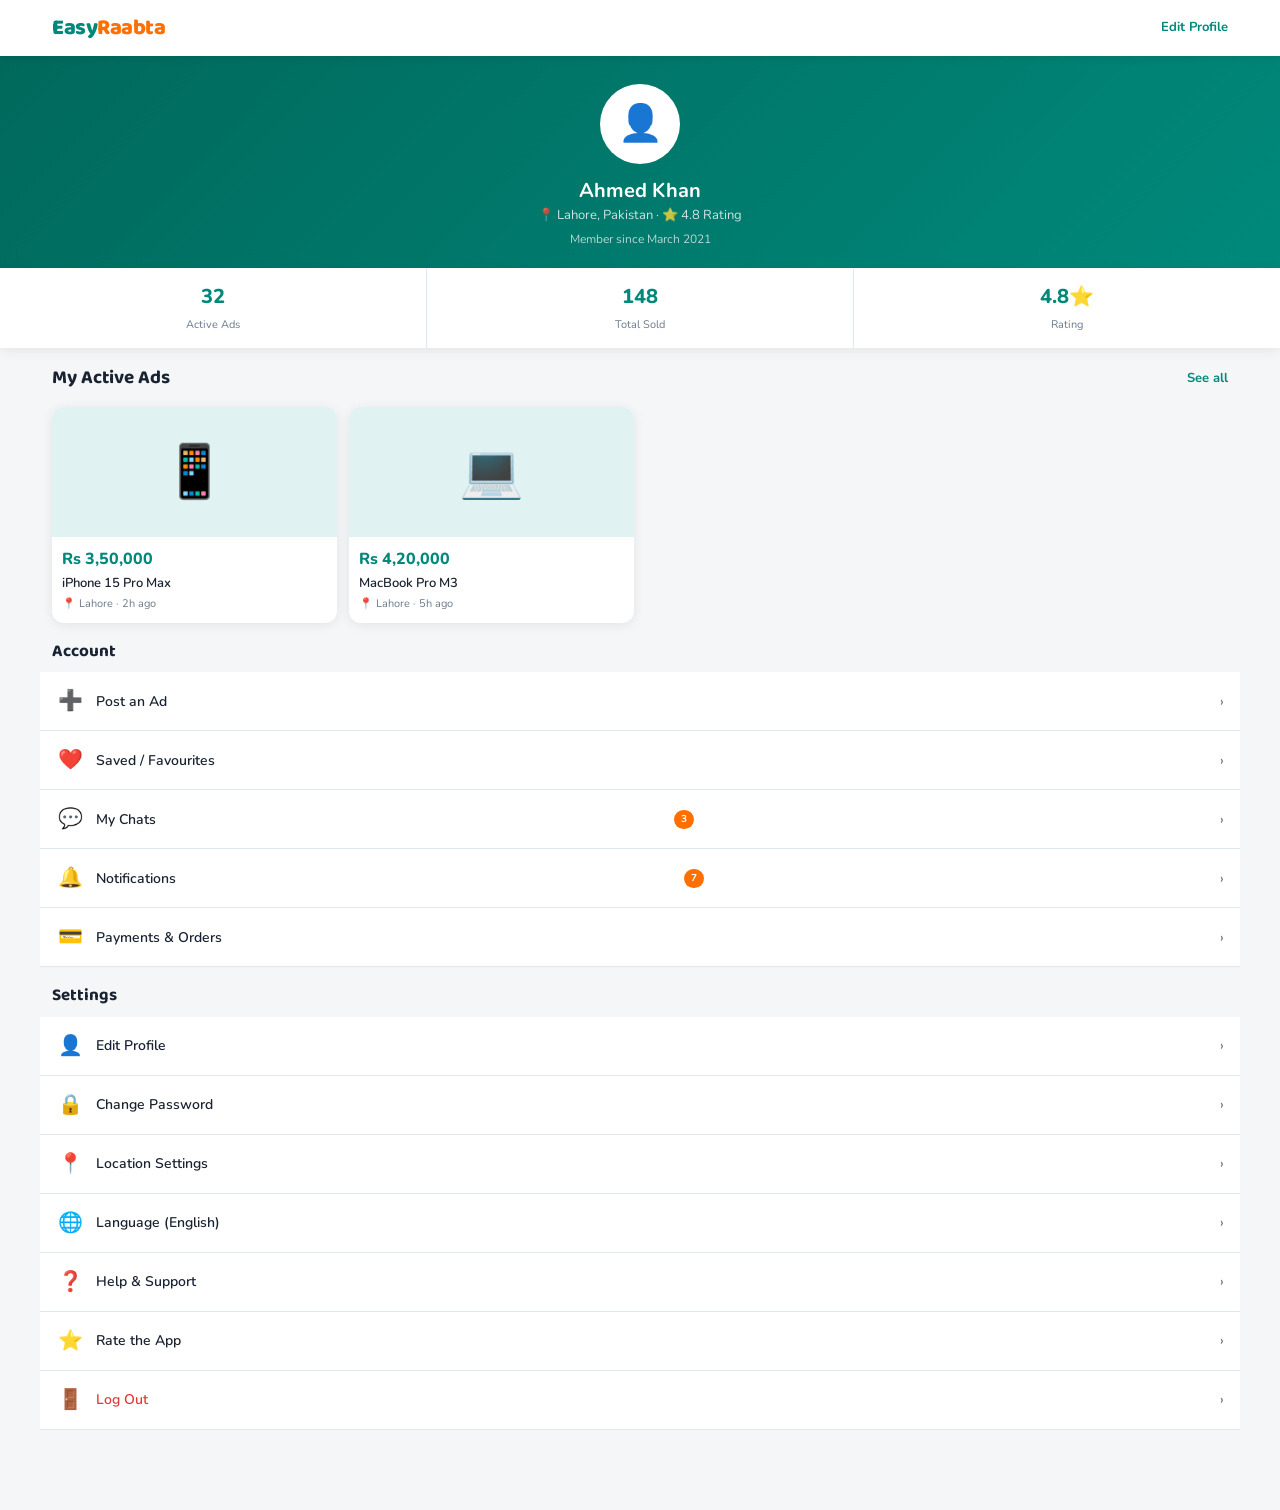
<file: profile.html>
<!DOCTYPE html>
<html lang="en">
<head>
<meta charset="UTF-8"/>
<meta name="viewport" content="width=device-width,initial-scale=1,user-scalable=no"/>
<title>My Account — Easyraabta.com</title>
<link rel="stylesheet" href="style.css"/>
</head>
<body>

<nav class="navbar">
  <div class="nav-inner">
    <a href="index.html" class="logo">Easy<span>Raabta</span></a>
    <div style="margin-left:auto;font-size:13px;font-weight:700;color:var(--primary);">Edit Profile</div>
  </div>
</nav>

<!-- PROFILE HEADER -->
<div class="profile-header">
  <div class="avatar">👤</div>
  <h2>Ahmed Khan</h2>
  <p>📍 Lahore, Pakistan · ⭐ 4.8 Rating</p>
  <p style="margin-top:4px;font-size:12px;color:rgba(255,255,255,.7);">Member since March 2021</p>
</div>

<!-- STATS -->
<div class="profile-stats">
  <div class="stat-box"><strong>32</strong><span>Active Ads</span></div>
  <div class="stat-box"><strong>148</strong><span>Total Sold</span></div>
  <div class="stat-box"><strong>4.8⭐</strong><span>Rating</span></div>
</div>

<!-- MY ADS -->
<div class="section" style="padding:16px 12px 0;">
  <div class="section-head"><h2>My Active Ads</h2><a href="listings.html" class="see-all">See all</a></div>
  <div class="ad-grid">
    <a href="ad-detail.html?id=0" class="ad-card">
      <div style="height:130px;background:var(--primary-light);display:flex;align-items:center;justify-content:center;font-size:52px;">📱</div>
      <div class="ad-body"><div class="ad-price">Rs 3,50,000</div><div class="ad-title">iPhone 15 Pro Max</div><div class="ad-meta">📍 Lahore · 2h ago</div></div>
    </a>
    <a href="ad-detail.html?id=3" class="ad-card">
      <div style="height:130px;background:var(--primary-light);display:flex;align-items:center;justify-content:center;font-size:52px;">💻</div>
      <div class="ad-body"><div class="ad-price">Rs 4,20,000</div><div class="ad-title">MacBook Pro M3</div><div class="ad-meta">📍 Lahore · 5h ago</div></div>
    </a>
  </div>
</div>

<!-- MENU -->
<div class="section" style="padding:16px 0 80px;">
  <h2 style="padding:0 12px;font-family:'Baloo Bhai 2',cursive;font-size:17px;font-weight:700;margin-bottom:8px;">Account</h2>
  <div class="menu-list">
    <a href="post-ad.html">
      <span class="menu-icon">➕</span>
      Post an Ad
      <span class="arrow">›</span>
    </a>
    <a href="#">
      <span class="menu-icon">❤️</span>
      Saved / Favourites
      <span class="arrow">›</span>
    </a>
    <a href="chat.html">
      <span class="menu-icon">💬</span>
      My Chats
      <span class="badge" style="margin-left:auto;margin-right:8px;">3</span>
      <span class="arrow">›</span>
    </a>
    <a href="#">
      <span class="menu-icon">🔔</span>
      Notifications
      <span class="badge" style="margin-left:auto;margin-right:8px;">7</span>
      <span class="arrow">›</span>
    </a>
    <a href="#">
      <span class="menu-icon">💳</span>
      Payments & Orders
      <span class="arrow">›</span>
    </a>
  </div>

  <h2 style="padding:16px 12px 8px;font-family:'Baloo Bhai 2',cursive;font-size:17px;font-weight:700;">Settings</h2>
  <div class="menu-list">
    <a href="#">
      <span class="menu-icon">👤</span>
      Edit Profile
      <span class="arrow">›</span>
    </a>
    <a href="#">
      <span class="menu-icon">🔒</span>
      Change Password
      <span class="arrow">›</span>
    </a>
    <a href="#">
      <span class="menu-icon">📍</span>
      Location Settings
      <span class="arrow">›</span>
    </a>
    <a href="#">
      <span class="menu-icon">🌐</span>
      Language (English)
      <span class="arrow">›</span>
    </a>
    <a href="#">
      <span class="menu-icon">❓</span>
      Help & Support
      <span class="arrow">›</span>
    </a>
    <a href="#">
      <span class="menu-icon">⭐</span>
      Rate the App
      <span class="arrow">›</span>
    </a>
    <a href="login.html" style="color:#e53935;">
      <span class="menu-icon">🚪</span>
      Log Out
      <span class="arrow">›</span>
    </a>
  </div>
</div>

<nav class="bottom-nav">
  <a href="index.html">
    <svg viewBox="0 0 24 24" fill="currentColor"><path d="M10 20v-6h4v6h5v-8h3L12 3 2 12h3v8z"/></svg>
    Home
  </a>
  <a href="listings.html">
    <svg viewBox="0 0 24 24" fill="none" stroke="currentColor" stroke-width="2"><rect x="3" y="3" width="7" height="7"/><rect x="14" y="3" width="7" height="7"/><rect x="3" y="14" width="7" height="7"/><rect x="14" y="14" width="7" height="7"/></svg>
    Browse
  </a>
  <div class="sell-btn-nav">
    <a href="post-ad.html">
      <svg viewBox="0 0 24 24" fill="none" stroke="currentColor" stroke-width="2.5"><line x1="12" y1="5" x2="12" y2="19"/><line x1="5" y1="12" x2="19" y2="12"/></svg>
      Sell
    </a>
  </div>
  <a href="chat.html">
    <svg viewBox="0 0 24 24" fill="none" stroke="currentColor" stroke-width="2"><path d="M21 15a2 2 0 01-2 2H7l-4 4V5a2 2 0 012-2h14a2 2 0 012 2z"/></svg>
    Chats
  </a>
  <a href="profile.html" class="active">
    <svg viewBox="0 0 24 24" fill="none" stroke="currentColor" stroke-width="2"><path d="M20 21v-2a4 4 0 00-4-4H8a4 4 0 00-4 4v2"/><circle cx="12" cy="7" r="4"/></svg>
    Account
  </a>
</nav>
</body>
</html>
</file>
<file: style.css>
/* ===== EASYRAABTA.COM — GLOBAL STYLES ===== */
@import url('https://fonts.googleapis.com/css2?family=Baloo+Bhai+2:wght@400;500;600;700;800&family=Nunito:wght@400;500;600;700&display=swap');

:root {
  --primary: #00897b;
  --primary-dark: #00695c;
  --primary-light: #e0f2f1;
  --accent: #ff6f00;
  --accent-light: #fff3e0;
  --bg: #f4f6f8;
  --card: #ffffff;
  --text: #1a2332;
  --text-muted: #6b7a8d;
  --border: #e2e8f0;
  --nav-h: 56px;
  --radius: 12px;
  --shadow: 0 2px 12px rgba(0,0,0,0.08);
  --shadow-lg: 0 8px 32px rgba(0,0,0,0.12);
}

*,*::before,*::after{box-sizing:border-box;margin:0;padding:0;}
html{scroll-behavior:smooth;-webkit-tap-highlight-color:transparent;}
body{font-family:'Nunito',sans-serif;background:var(--bg);color:var(--text);font-size:15px;line-height:1.5;min-height:100vh;}
a{text-decoration:none;color:inherit;}
img{max-width:100%;display:block;}
button{cursor:pointer;border:none;background:none;font-family:inherit;}
ul{list-style:none;}
input,select,textarea{font-family:inherit;}

/* ===== NAVBAR ===== */
.navbar{
  position:sticky;top:0;z-index:1000;
  background:#fff;
  box-shadow:0 2px 8px rgba(0,0,0,0.08);
  height:var(--nav-h);
}
.nav-inner{
  display:flex;align-items:center;gap:10px;
  padding:0 12px;height:100%;max-width:1200px;margin:0 auto;
}
.logo{
  font-family:'Baloo Bhai 2',cursive;
  font-weight:800;font-size:22px;
  color:var(--primary);
  letter-spacing:-0.5px;
  flex-shrink:0;
}
.logo span{color:var(--accent);}
.nav-search{
  flex:1;display:flex;align-items:center;
  background:var(--bg);border:1.5px solid var(--border);
  border-radius:8px;overflow:hidden;height:38px;
}
.nav-search input{
  flex:1;border:none;background:transparent;padding:0 10px;
  font-size:14px;outline:none;color:var(--text);
}
.nav-search button{
  background:var(--primary);color:#fff;
  padding:0 14px;height:100%;font-size:15px;
  flex-shrink:0;
}
.nav-actions{display:flex;align-items:center;gap:6px;flex-shrink:0;}
.btn-login{
  font-size:13px;font-weight:600;color:var(--primary);
  padding:6px 12px;border-radius:7px;
  border:1.5px solid var(--primary);
}
.btn-sell{
  display:flex;align-items:center;gap:5px;
  background:var(--accent);color:#fff;
  font-size:13px;font-weight:700;
  padding:6px 13px;border-radius:7px;
}
.btn-sell svg{width:15px;height:15px;}

/* ===== HERO ===== */
.hero{
  background:linear-gradient(135deg,var(--primary-dark) 0%,var(--primary) 60%,#26a69a 100%);
  padding:28px 16px 36px;
  text-align:center;
  position:relative;overflow:hidden;
}
.hero::before{
  content:'';position:absolute;inset:0;
  background:url("data:image/svg+xml,%3Csvg width='60' height='60' viewBox='0 0 60 60' xmlns='http://www.w3.org/2000/svg'%3E%3Cg fill='none' fill-rule='evenodd'%3E%3Cg fill='%23ffffff' fill-opacity='0.04'%3E%3Cpath d='M36 34v-4h-2v4h-4v2h4v4h2v-4h4v-2h-4zm0-30V0h-2v4h-4v2h4v4h2V6h4V4h-4zM6 34v-4H4v4H0v2h4v4h2v-4h4v-2H6zM6 4V0H4v4H0v2h4v4h2V6h4V4H6z'/%3E%3C/g%3E%3C/g%3E%3C/svg%3E");
}
.hero h1{
  font-family:'Baloo Bhai 2',cursive;
  color:#fff;font-size:26px;font-weight:800;
  margin-bottom:6px;position:relative;
}
.hero p{color:rgba(255,255,255,0.85);font-size:14px;margin-bottom:20px;position:relative;}
.hero-search{
  display:flex;background:#fff;border-radius:10px;
  overflow:hidden;box-shadow:var(--shadow-lg);
  position:relative;max-width:520px;margin:0 auto;
}
.hero-search input{
  flex:1;border:none;padding:13px 14px;
  font-size:15px;outline:none;color:var(--text);
}
.hero-search button{
  background:var(--accent);color:#fff;
  padding:0 20px;font-size:14px;font-weight:700;
  flex-shrink:0;
}

/* ===== BOTTOM NAV (mobile) ===== */
.bottom-nav{
  position:fixed;bottom:0;left:0;right:0;z-index:999;
  background:#fff;border-top:1px solid var(--border);
  display:flex;height:56px;
  box-shadow:0 -4px 16px rgba(0,0,0,0.08);
}
.bottom-nav a{
  flex:1;display:flex;flex-direction:column;
  align-items:center;justify-content:center;
  gap:3px;font-size:10px;font-weight:600;
  color:var(--text-muted);transition:color .2s;
}
.bottom-nav a.active,.bottom-nav a:hover{color:var(--primary);}
.bottom-nav a svg{width:22px;height:22px;}
.bottom-nav .sell-btn-nav{
  flex:1;display:flex;align-items:center;justify-content:center;
}
.bottom-nav .sell-btn-nav a{
  width:48px;height:48px;border-radius:50%;
  background:var(--accent);color:#fff;
  flex-direction:column;justify-content:center;
  font-size:9px;font-weight:700;margin-top:-16px;
  box-shadow:0 4px 16px rgba(255,111,0,.35);
}
.bottom-nav .sell-btn-nav svg{width:20px;height:20px;}

/* ===== SECTIONS ===== */
.section{padding:20px 12px;max-width:1200px;margin:0 auto;}
.section-head{
  display:flex;align-items:center;justify-content:space-between;
  margin-bottom:14px;
}
.section-head h2{
  font-family:'Baloo Bhai 2',cursive;
  font-size:19px;font-weight:700;
}
.see-all{
  font-size:13px;font-weight:700;color:var(--primary);
}

/* ===== CATEGORY GRID ===== */
.cat-grid{
  display:grid;
  grid-template-columns:repeat(4,1fr);
  gap:10px;
}
.cat-card{
  background:var(--card);border-radius:var(--radius);
  padding:14px 8px;text-align:center;
  box-shadow:var(--shadow);transition:transform .2s,box-shadow .2s;
  cursor:pointer;
  text-decoration:none;color:var(--text);
  display:block;
}
.cat-card:hover,.cat-card:active{transform:translateY(-2px);box-shadow:var(--shadow-lg);}
.cat-icon{
  width:44px;height:44px;border-radius:50%;
  display:flex;align-items:center;justify-content:center;
  margin:0 auto 8px;font-size:22px;
}
.cat-card p{font-size:11px;font-weight:600;line-height:1.3;}

/* ===== AD CARDS ===== */
.ad-scroll{
  display:flex;gap:12px;overflow-x:auto;
  padding-bottom:8px;scroll-snap-type:x mandatory;
  -webkit-overflow-scrolling:touch;
}
.ad-scroll::-webkit-scrollbar{height:4px;}
.ad-scroll::-webkit-scrollbar-track{background:var(--border);}
.ad-scroll::-webkit-scrollbar-thumb{background:var(--primary-light);}

.ad-card{
  flex-shrink:0;width:180px;
  background:var(--card);border-radius:var(--radius);
  box-shadow:var(--shadow);overflow:hidden;
  scroll-snap-align:start;
  transition:transform .2s;
  cursor:pointer;
  text-decoration:none;color:var(--text);
  display:block;
}
.ad-card:hover{transform:translateY(-2px);}
.ad-img{
  width:100%;height:130px;object-fit:cover;
  background:var(--primary-light);
  display:flex;align-items:center;justify-content:center;
  font-size:40px;
}
.ad-img img{width:100%;height:100%;object-fit:cover;}
.ad-body{padding:10px;}
.ad-price{font-weight:800;font-size:16px;color:var(--primary);}
.ad-title{font-size:13px;font-weight:600;margin:3px 0;
  white-space:nowrap;overflow:hidden;text-overflow:ellipsis;}
.ad-meta{font-size:11px;color:var(--text-muted);}
.ad-fav{
  position:absolute;top:8px;right:8px;
  background:rgba(255,255,255,.9);border-radius:50%;
  width:28px;height:28px;display:flex;align-items:center;justify-content:center;
  font-size:14px;
}

/* AD Grid (2 cols) */
.ad-grid{
  display:grid;grid-template-columns:repeat(2,1fr);gap:12px;
}
.ad-grid .ad-card{width:100%;}

/* ===== BANNER ===== */
.promo-banner{
  background:linear-gradient(135deg,var(--accent) 0%,#ff8f00 100%);
  border-radius:var(--radius);padding:20px 16px;
  margin:0 12px 20px;
  display:flex;align-items:center;justify-content:space-between;
  box-shadow:0 4px 20px rgba(255,111,0,.25);
}
.promo-banner h3{color:#fff;font-size:17px;font-weight:700;font-family:'Baloo Bhai 2',cursive;}
.promo-banner p{color:rgba(255,255,255,.85);font-size:12px;margin:3px 0 10px;}
.promo-banner .btn-white{
  background:#fff;color:var(--accent);
  font-weight:700;font-size:13px;
  padding:8px 16px;border-radius:7px;
  display:inline-block;
}
.promo-emoji{font-size:52px;line-height:1;}

/* ===== FOOTER ===== */
footer{
  background:#1a2332;color:#9aa8b8;
  padding:28px 16px 80px;font-size:13px;
}
footer .footer-logo{
  font-family:'Baloo Bhai 2',cursive;
  font-size:22px;font-weight:800;color:#fff;margin-bottom:14px;
}
footer .footer-logo span{color:var(--accent);}
.footer-links{display:flex;flex-wrap:wrap;gap:8px 16px;margin-bottom:16px;}
.footer-links a{color:#9aa8b8;font-size:13px;}
.footer-links a:hover{color:#fff;}
.footer-bottom{border-top:1px solid #2d3f55;padding-top:14px;margin-top:10px;font-size:12px;}

/* ===== PAGE SPECIFIC ===== */
.page-header{
  background:#fff;border-bottom:1px solid var(--border);
  padding:12px 16px;display:flex;align-items:center;gap:12px;
}
.back-btn{font-size:22px;color:var(--text);line-height:1;}
.page-header h1{font-size:17px;font-weight:700;}
.filter-bar{
  background:#fff;border-bottom:1px solid var(--border);
  display:flex;gap:8px;overflow-x:auto;padding:10px 12px;
  -webkit-overflow-scrolling:touch;
}
.filter-bar::-webkit-scrollbar{display:none;}
.chip{
  flex-shrink:0;padding:6px 14px;border-radius:99px;
  border:1.5px solid var(--border);font-size:12px;font-weight:600;
  background:#fff;color:var(--text);cursor:pointer;
  white-space:nowrap;
}
.chip.active{background:var(--primary);color:#fff;border-color:var(--primary);}

/* ===== FORM ===== */
.form-card{background:#fff;border-radius:var(--radius);box-shadow:var(--shadow);padding:16px;margin:12px;}
.form-group{margin-bottom:16px;}
.form-group label{display:block;font-size:13px;font-weight:700;margin-bottom:6px;color:var(--text);}
.form-group input,
.form-group select,
.form-group textarea{
  width:100%;border:1.5px solid var(--border);border-radius:8px;
  padding:11px 13px;font-size:15px;outline:none;
  transition:border-color .2s;
}
.form-group input:focus,
.form-group select:focus,
.form-group textarea:focus{border-color:var(--primary);}
.form-group textarea{resize:vertical;min-height:100px;}
.img-upload{
  border:2px dashed var(--border);border-radius:var(--radius);
  padding:24px;text-align:center;cursor:pointer;
  color:var(--text-muted);font-size:14px;
}
.img-upload:hover{border-color:var(--primary);background:var(--primary-light);}
.img-upload .upload-icon{font-size:36px;margin-bottom:8px;}
.btn-primary{
  width:100%;background:var(--primary);color:#fff;
  font-size:16px;font-weight:700;padding:14px;
  border-radius:var(--radius);display:block;text-align:center;
}
.btn-primary:hover{background:var(--primary-dark);}

/* ===== PROFILE ===== */
.profile-header{
  background:linear-gradient(135deg,var(--primary-dark),var(--primary));
  padding:28px 16px 20px;text-align:center;
}
.avatar{
  width:80px;height:80px;border-radius:50%;
  background:#fff;margin:0 auto 12px;
  display:flex;align-items:center;justify-content:center;
  font-size:36px;border:3px solid rgba(255,255,255,.4);
}
.profile-header h2{color:#fff;font-size:20px;font-weight:700;}
.profile-header p{color:rgba(255,255,255,.8);font-size:13px;}
.profile-stats{
  display:flex;background:#fff;box-shadow:var(--shadow);
}
.stat-box{
  flex:1;text-align:center;padding:14px 8px;
  border-right:1px solid var(--border);
}
.stat-box:last-child{border:none;}
.stat-box strong{display:block;font-size:20px;font-weight:800;color:var(--primary);}
.stat-box span{font-size:11px;color:var(--text-muted);}
.menu-list a{
  display:flex;align-items:center;gap:12px;
  padding:14px 16px;background:#fff;border-bottom:1px solid var(--border);
  font-size:14px;font-weight:600;color:var(--text);
}
.menu-list a .menu-icon{font-size:20px;width:28px;text-align:center;}
.menu-list a .arrow{margin-left:auto;color:var(--text-muted);}

/* ===== CHAT ===== */
.chat-list a{
  display:flex;align-items:center;gap:12px;
  padding:12px 16px;background:#fff;border-bottom:1px solid var(--border);
}
.chat-avatar{
  width:48px;height:48px;border-radius:50%;
  background:var(--primary-light);flex-shrink:0;
  display:flex;align-items:center;justify-content:center;font-size:22px;
}
.chat-info{flex:1;min-width:0;}
.chat-info h4{font-size:14px;font-weight:700;}
.chat-info p{font-size:12px;color:var(--text-muted);white-space:nowrap;overflow:hidden;text-overflow:ellipsis;}
.chat-time{font-size:11px;color:var(--text-muted);flex-shrink:0;}
.badge{
  background:var(--accent);color:#fff;border-radius:99px;
  font-size:10px;font-weight:700;padding:2px 7px;min-width:18px;text-align:center;
}

/* ===== DETAIL PAGE ===== */
.img-slider{
  width:100%;aspect-ratio:4/3;
  background:var(--primary-light);
  display:flex;align-items:center;justify-content:center;font-size:80px;
  overflow:hidden;
}
.detail-price{font-size:28px;font-weight:800;color:var(--primary);}
.detail-title{font-size:18px;font-weight:700;margin:6px 0;}
.detail-meta{display:flex;gap:10px;flex-wrap:wrap;color:var(--text-muted);font-size:13px;}
.detail-meta span{display:flex;align-items:center;gap:4px;}
.detail-desc{font-size:14px;line-height:1.7;color:var(--text);}
.seller-card{
  background:#fff;border-radius:var(--radius);box-shadow:var(--shadow);
  padding:14px;margin:12px;
  display:flex;align-items:center;gap:12px;
}
.seller-info{flex:1;}
.seller-info h4{font-size:15px;font-weight:700;}
.seller-info p{font-size:12px;color:var(--text-muted);}
.action-bar{
  position:fixed;bottom:0;left:0;right:0;
  background:#fff;border-top:1px solid var(--border);
  padding:10px 16px;display:flex;gap:10px;
  box-shadow:0 -4px 16px rgba(0,0,0,0.08);
}
.btn-chat{
  flex:1;background:var(--primary-light);color:var(--primary);
  font-weight:700;font-size:14px;padding:13px;border-radius:10px;text-align:center;
}
.btn-call{
  flex:1;background:var(--primary);color:#fff;
  font-weight:700;font-size:14px;padding:13px;border-radius:10px;text-align:center;
}

/* ===== RESPONSIVE ===== */
@media(min-width:640px){
  .cat-grid{grid-template-columns:repeat(6,1fr);}
  .ad-grid{grid-template-columns:repeat(3,1fr);}
  .ad-card{width:210px;}
}
@media(min-width:1024px){
  .cat-grid{grid-template-columns:repeat(8,1fr);}
  .ad-grid{grid-template-columns:repeat(4,1fr);}
  .bottom-nav{display:none;}
  .navbar .nav-search{max-width:500px;}
}
</file>
